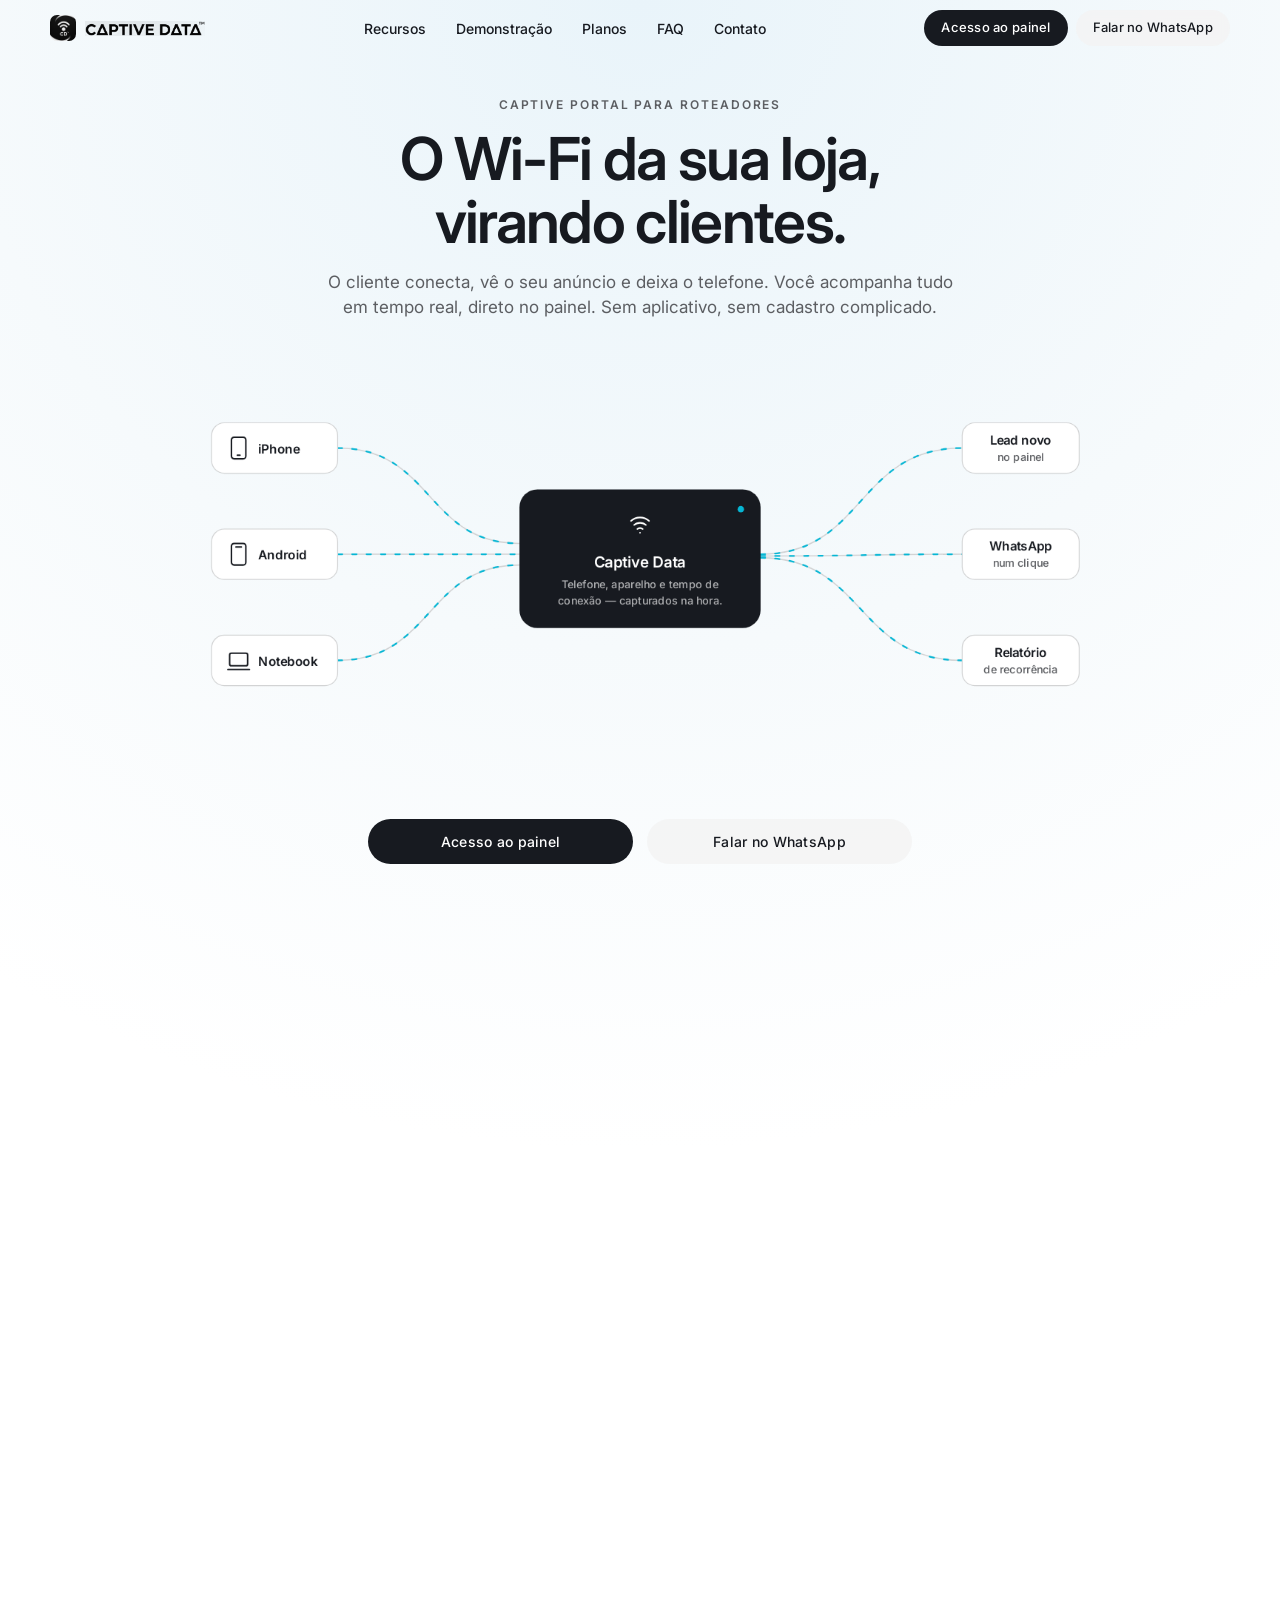
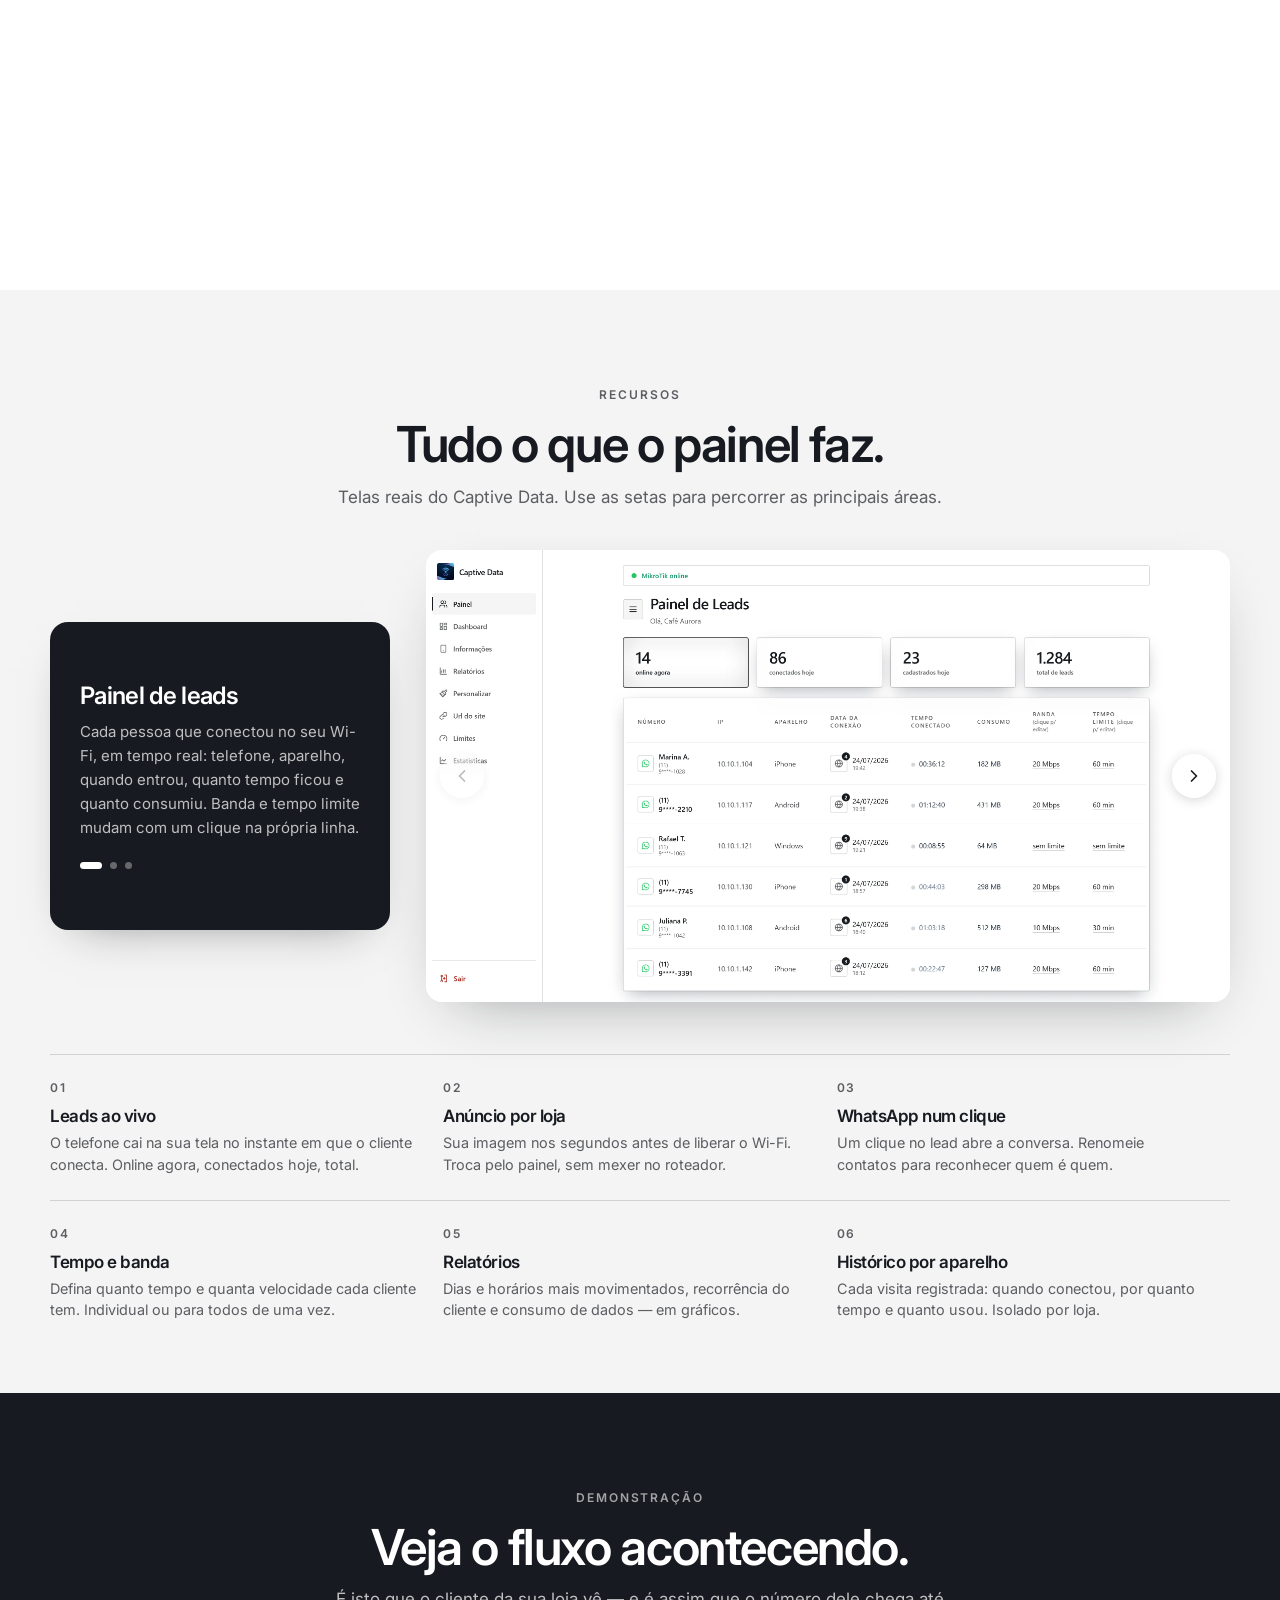
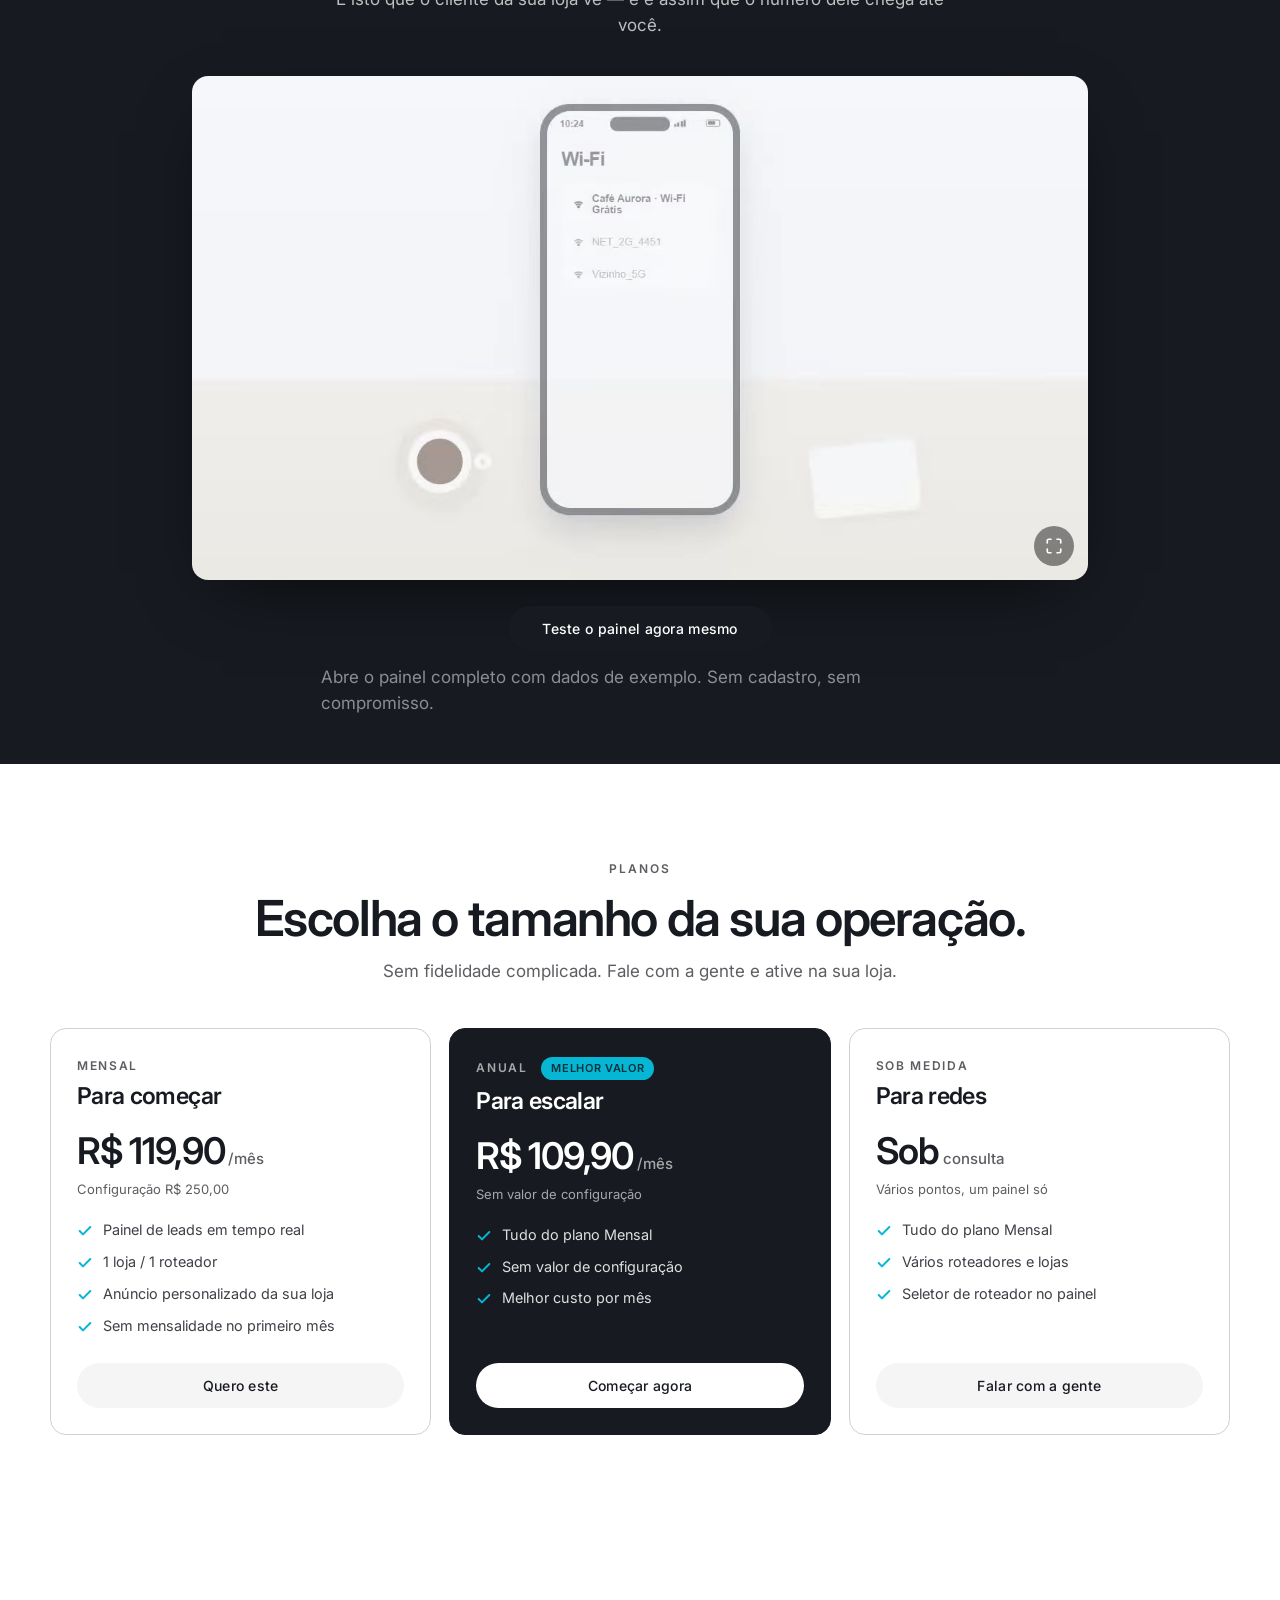
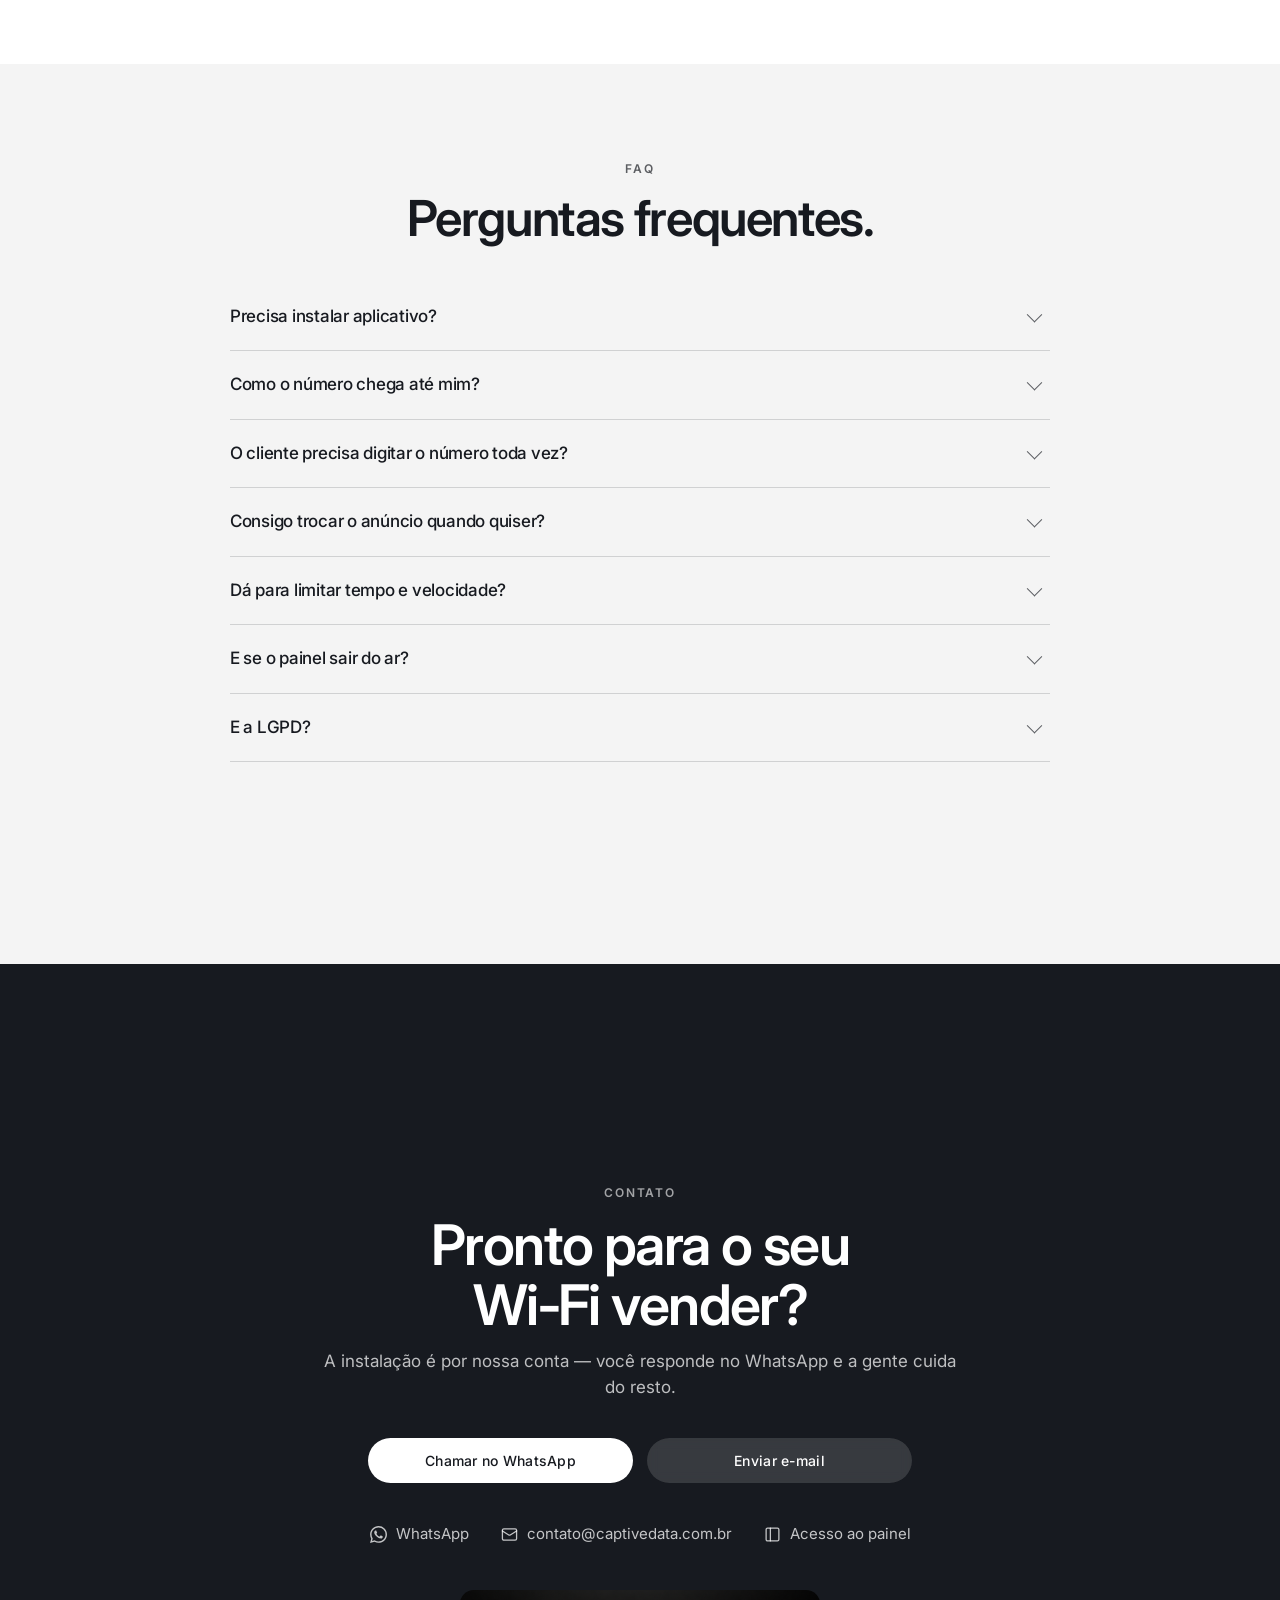
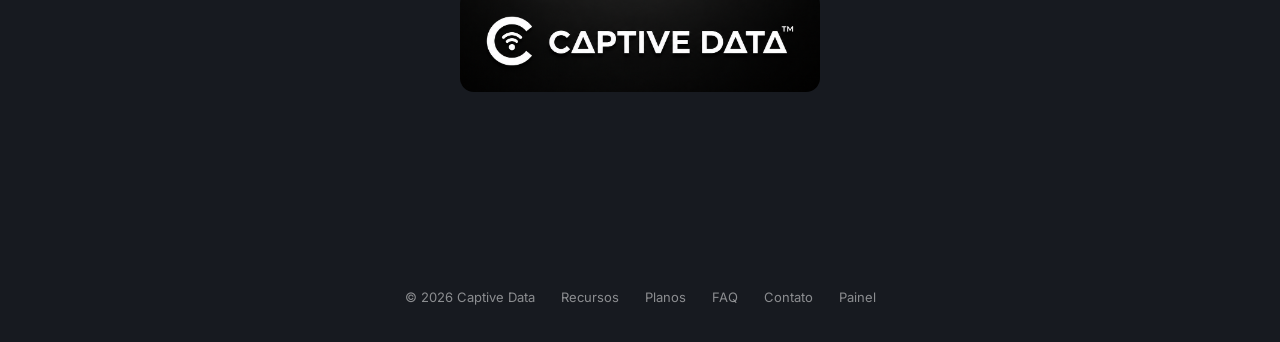
<file: index.html>
<!doctype html>
<html lang="pt-br">
<head>
<meta charset="utf-8">
<meta name="viewport" content="width=device-width, initial-scale=1">
<title>Captive Data — o Wi-Fi da sua loja virando clientes</title>
<meta name="description" content="Captive portal para roteadores: o cliente conecta no Wi-Fi, vê o seu anúncio e deixa o telefone. Você acompanha tudo em tempo real no painel.">
<meta name="theme-color" content="#ffffff">
<link rel="icon" href="assets/logo-icone.png?v=1" type="image/png">
<link rel="apple-touch-icon" sizes="180x180" href="/apple-touch-icon.png">
<link rel="preconnect" href="https://fonts.googleapis.com">
<link rel="preconnect" href="https://fonts.gstatic.com" crossorigin>
<link rel="stylesheet" href="https://fonts.googleapis.com/css2?family=Inter:wght@400;500;600;700&display=swap">
<style>
/* =====================================================================
   Captive Data — landing.
   Linguagem visual referenciada na Tesla: fundo claro, imagem dominante,
   texto curto e centrado, botoes-pilula em par, secoes de tela cheia com
   scroll-snap suave. Tipografia Inter com tracking apertado.
   ===================================================================== */
:root{
  --ink:#171a20;            /* preto Tesla */
  --ink-soft:#3e4147;
  --gray:#5c5e62;
  --line:#d0d1d2;
  --paper:#fff;
  --mist:#f4f4f4;
  --cyan:#06b6d4;           /* acento Captive Data */
  --ease:cubic-bezier(.23,1,.32,1);
  --shell:min(1180px,calc(100% - 48px));
}
*{box-sizing:border-box}
html{-webkit-text-size-adjust:100%;scroll-behavior:smooth}
body{
  margin:0;background:var(--paper);color:var(--ink);
  font-family:Inter,-apple-system,BlinkMacSystemFont,"Segoe UI",Roboto,sans-serif;
  font-size:16px;line-height:1.5;-webkit-font-smoothing:antialiased;
}
img,video{max-width:100%;display:block}
a{color:inherit;text-decoration:none}
h1,h2,h3{margin:0;font-weight:600;letter-spacing:-.028em;line-height:1.06;text-wrap:balance}
p{margin:0}
button{font:inherit}
.wrap{width:var(--shell);margin-inline:auto}
:focus-visible{outline:2px solid var(--cyan);outline-offset:3px;border-radius:4px}

/* ---------- Botoes-pilula ---------- */
.btn{
  display:inline-flex;align-items:center;justify-content:center;gap:8px;
  min-width:min(265px,100%);padding:12px 24px;border-radius:100px;border:0;
  font-size:.875rem;font-weight:500;letter-spacing:.02em;cursor:pointer;
  background:rgba(244,244,244,.86);color:var(--ink);
  -webkit-backdrop-filter:blur(6px);backdrop-filter:blur(6px);
  transition:background .2s var(--ease),transform .18s var(--ease);
}
.btn:hover{background:#e8e8e9}
.btn:active{transform:scale(.985)}
.btn-solid{background:var(--ink);color:#fff}
.btn-solid:hover{background:#2b2f36}
.btn-light{background:#fff;color:var(--ink)}
.btn-light:hover{background:#e8e8e9}
.btn-ghost{background:rgba(255,255,255,.14);color:#fff}
.btn-ghost:hover{background:rgba(255,255,255,.24)}
/* width:100% evita o par colapsar p/ min-content (e empilhar) quando o pai e
   um flex column com align-items:center. */
.btn-row{display:flex;width:100%;gap:14px;flex-wrap:wrap;justify-content:center}
/* Convite para a demonstração, logo abaixo do vídeo. */
.demo-nota{margin-top:12px;font-size:.875rem;opacity:.7}
#demonstracao .btn-row{margin-top:26px}
@media(max-width:600px){.btn-row{flex-direction:column;width:min(320px,100%);margin-inline:auto}}

/* ---------- Nav ---------- */
.nav{
  position:fixed;inset:0 0 auto;z-index:60;height:56px;display:flex;align-items:center;
  transition:background .3s var(--ease),box-shadow .3s var(--ease);
}
.nav.solid{background:rgba(255,255,255,.86);-webkit-backdrop-filter:blur(12px);backdrop-filter:blur(12px);box-shadow:0 1px 0 rgba(0,0,0,.07)}
.nav-in{width:var(--shell);margin-inline:auto;display:flex;align-items:center;gap:12px}
.brand{display:flex;align-items:center;gap:9px;font-weight:600;letter-spacing:-.02em;font-size:1.02rem}
.brand img{width:26px;height:26px;border-radius:7px}
.brand .brand-word{width:auto;height:15px;border-radius:0;display:block}
.nav-links{display:flex;gap:2px;margin-inline:auto}
.nav-links a{padding:7px 14px;border-radius:100px;font-size:.875rem;font-weight:500;transition:background .2s var(--ease)}
.nav-links a:hover{background:rgba(23,26,32,.07)}
.nav-cta{display:flex;gap:8px}
.nav-cta .btn{min-width:auto;padding:8px 17px;font-size:.8125rem}
.burger{display:none;margin-left:auto;padding:8px;border-radius:100px;background:none;border:0;cursor:pointer;color:var(--ink)}
.burger svg{width:22px;height:22px}
@media(max-width:940px){
  .nav-links,.nav-cta{display:none}
  .burger{display:block}
}
/* Menu mobile: folha branca inteira, links grandes */
.sheet{
  position:fixed;inset:0;z-index:70;background:#fff;padding:76px 24px 32px;
  display:flex;flex-direction:column;gap:2px;
  opacity:0;visibility:hidden;transform:translateY(-8px);
  transition:opacity .28s var(--ease),transform .28s var(--ease),visibility .28s;
}
.sheet.open{opacity:1;visibility:visible;transform:none}
.sheet a{padding:15px 12px;border-radius:12px;font-size:1.15rem;font-weight:500;letter-spacing:-.02em}
.sheet a:hover{background:var(--mist)}
.sheet-x{position:absolute;top:14px;right:24px;background:none;border:0;cursor:pointer;padding:8px;color:var(--ink)}
.sheet-x svg{width:24px;height:24px}

/* ---------- Secoes ---------- */
.snap{scroll-snap-type:y proximity}
.sec{
  min-height:100svh;padding:96px 0 48px;scroll-snap-align:start;
  display:flex;flex-direction:column;align-items:center;
}
.sec-dark{background:var(--ink);color:#fff}
.sec-mist{background:var(--mist)}
.sec-head{text-align:center;width:var(--shell);margin-inline:auto}
.eyebrow{
  display:block;font-size:.75rem;font-weight:600;letter-spacing:.16em;
  text-transform:uppercase;color:var(--gray);margin-bottom:14px;
}
.sec-dark .eyebrow{color:rgba(255,255,255,.6)}
.sec h2{font-size:clamp(2rem,4.6vw,3.1rem)}
.sec-sub{margin-top:14px;font-size:1.0625rem;color:var(--gray);max-width:58ch;margin-inline:auto}
.sec-dark .sec-sub{color:rgba(255,255,255,.72)}
.sec-foot{margin-top:auto;padding-top:34px;width:100%}

/* ---------- Reveal ---------- */
.rv{opacity:0;transform:translateY(22px);transition:opacity .7s var(--ease),transform .7s var(--ease)}
.rv.in{opacity:1;transform:none}
.rv-2{transition-delay:.08s}.rv-3{transition-delay:.16s}.rv-4{transition-delay:.24s}

/* =====================================================================
   TOPO
   ===================================================================== */
.hero{
  min-height:100svh;padding:96px 0 36px;scroll-snap-align:start;
  display:flex;flex-direction:column;align-items:center;text-align:center;
  background:radial-gradient(122% 78% at 50% 0%,#e9f4fa 0%,#f6fafc 44%,#fff 78%);
}
.hero h1{font-size:clamp(2.2rem,5.4vw,3.7rem);max-width:15ch;margin-inline:auto}
.hero .sec-sub{margin-top:16px}
/* Telas baixas (notebook 13"): encolhe titulo e diagrama p/ o par de botoes
   continuar visivel sem rolar. */
@media(max-height:780px){
  .hero{padding-top:88px}
  .hero h1{font-size:clamp(1.9rem,4.4vw,2.7rem)}
  .hero .sec-sub{font-size:.95rem}
  .flow svg{max-height:27svh}
}

/* --- Pin do topo com scrub de rolagem (SO desktop) ---
   O JS liga html.can-pin quando (>=941px e sem prefers-reduced-motion).
   O topo vira um trilho de 210vh; o conteudo (.hero-pin) fica grudado
   (sticky) na tela enquanto o scroll "esfrega" a transicao: o texto
   dissolve, o diagrama cresce ate preencher e os botoes sobem junto.
   Como o progresso vem da posicao do scroll, subir a pagina reverte
   tudo sozinho. No celular .hero-pin e um wrapper neutro. */
.hero-pin{
  display:flex;flex-direction:column;align-items:center;text-align:center;
  flex:1;width:100%;min-height:0;
}
@media(min-width:941px){
  html.can-pin .hero{height:210vh;min-height:0;padding:0;display:block;scroll-snap-align:none}
  html.can-pin .hero-pin{position:sticky;top:0;height:100svh;padding:96px 0 36px;overflow:hidden}
  /* O JS alarga o svg alem do .flow (max-width:1000px): centraliza o excesso
     p/ os dois lados e impede o flex de ENCOLHER a caixa de volta (o svg e
     item flex do .flow; sem flex:none o shrink anula a largura inline). */
  html.can-pin .flow{justify-content:center}
  html.can-pin .flow svg{flex:none}
  html.can-pin .hero-head,
  html.can-pin .flow svg,
  html.can-pin .sec-foot{will-change:transform,opacity}
}

/* --- Diagrama do fluxo: aparelhos -> Captive Data -> o que voce recebe --- */
.flow{width:var(--shell);max-width:1000px;margin:20px auto 0;flex:1;display:flex;align-items:center;min-height:0}
.flow svg{width:100%;height:auto;max-height:40svh}
.fl-node{fill:#fff;stroke:var(--line);stroke-width:1}
.fl-hub{fill:var(--ink)}
.fl-ic{fill:none;stroke:var(--ink);stroke-width:1.7;stroke-linecap:round;stroke-linejoin:round}
.fl-ic-w{stroke:#fff}
.fl-t{font:600 14px Inter,sans-serif;fill:var(--ink);letter-spacing:-.01em}
.fl-s{font:500 12px Inter,sans-serif;fill:var(--gray)}
.fl-t-w{fill:#fff}
.fl-s-w{font:500 12px Inter,sans-serif;fill:rgba(255,255,255,.66)}
.fl-wire{fill:none;stroke:var(--line);stroke-width:1.3}
.fl-dash{
  fill:none;stroke:var(--cyan);stroke-width:1.9;stroke-linecap:round;
  stroke-dasharray:5 11;animation:fl-flow 2.4s linear infinite;
}
@keyframes fl-flow{to{stroke-dashoffset:-32}}
.fl-pulse{fill:var(--cyan);animation:fl-pulse 2.4s ease-in-out infinite}
@keyframes fl-pulse{0%,100%{opacity:.3}50%{opacity:1}}

/* =====================================================================
   RECURSOS — galeria de telas reais + lista
   ===================================================================== */
/* Galeria em DUAS COLUNAS: texto a ESQUERDA (fixo), print grande a direita.
   Ficando lado a lado, a altura do texto nao soma na do bloco — a imagem
   mantem o tamanho cheio e o texto fica sempre visivel junto dela. */
.gal{
  width:var(--shell);margin:40px auto 0;
  display:grid;grid-template-columns:minmax(250px,340px) minmax(0,1fr);
  gap:36px;align-items:center;
}
.gal-view{grid-column:2;grid-row:1}
/* Cartao preto so em volta do texto. Como o .gal usa align-items:center, a
   altura do cartao e a do proprio conteudo — nao vira faixa de ponta a ponta. */
.gal-side{
  grid-column:1;grid-row:1;text-align:left;align-self:center;
  background:var(--ink);color:#fff;border-radius:18px;padding:32px 30px;
  box-shadow:0 18px 46px -28px rgba(23,26,32,.55);
}
/* Altura fixa nas duas colunas: sem isso o cartao encolhe/cresce a cada troca
   (os textos tem tamanhos diferentes) e fica pulando. */
@media(min-width:901px){
  .gal-side{min-height:308px;display:flex;flex-direction:column;justify-content:center}
}
/* Monitor grande: a galeria passa da --shell p/ o print aproveitar a tela. */
@media(min-width:1500px) and (min-height:900px){
  .gal{width:min(calc(100% - 80px),1520px)}
}
/* Tela baixa: aperta so o respiro do cabecalho — o print segue no tamanho cheio. */
@media(max-height:780px) and (min-width:901px){
  #recursos{padding-top:80px;padding-bottom:32px}
  #recursos .sec-sub{margin-top:10px;font-size:.95rem}
  .gal{margin-top:28px}
}
/* Empilhado quando nao ha largura p/ duas colunas. */
@media(max-width:900px){
  .gal{grid-template-columns:1fr;gap:22px}
  .gal-view,.gal-side{grid-column:1}
  .gal-view{grid-row:1}
  .gal-side{grid-row:2;text-align:center}
}
.gal-view{position:relative;overflow:hidden;border-radius:16px;background:var(--mist);box-shadow:0 22px 60px -30px rgba(23,26,32,.45)}
.gal-track{display:flex;transition:transform .62s var(--ease)}
.gal-item{min-width:100%}
/* Os 3 prints sao capturados no mesmo 16:9, entao ocupam a largura toda sem
   tarja e sem corte. */
.gal-item img{width:100%;height:auto;aspect-ratio:16/9}
.gal-arrow{
  position:absolute;top:50%;translate:0 -50%;z-index:2;
  width:44px;height:44px;border-radius:100px;border:0;cursor:pointer;
  display:grid;place-items:center;color:var(--ink);
  background:rgba(255,255,255,.9);-webkit-backdrop-filter:blur(8px);backdrop-filter:blur(8px);
  box-shadow:0 2px 12px rgba(23,26,32,.18);
  transition:background .2s var(--ease),transform .18s var(--ease),opacity .2s var(--ease);
}
.gal-arrow:hover{background:#fff;transform:scale(1.07)}
.gal-arrow:active{transform:scale(.94)}
.gal-arrow[disabled]{opacity:.3;cursor:default;transform:none}
.gal-arrow svg{width:20px;height:20px}
.gal-prev{left:14px}.gal-next{right:14px}
.gal-cap h3{font-size:1.5rem;margin-bottom:12px}
.gal-cap p{color:rgba(255,255,255,.72);font-size:.9375rem;line-height:1.6}
/* O texto entra deslizando da esquerda, que e o lado onde ele fica. */
.gal-cap .swap{animation:cap-in .5s var(--ease) both}
@keyframes cap-in{from{opacity:0;transform:translateX(-18px)}to{opacity:1;transform:none}}
.gal-dots{display:flex;gap:8px;justify-content:flex-start;margin-top:22px}
@media(max-width:900px){.gal-dots{justify-content:center;margin-top:16px}
  .gal-cap h3{font-size:1.3rem}
  .gal-cap p{max-width:62ch;margin-inline:auto}}
.gal-dot{
  width:7px;height:7px;padding:0;border:0;border-radius:100px;cursor:pointer;
  background:rgba(255,255,255,.34);transition:background .25s var(--ease),width .25s var(--ease);
}
.gal-dot.on{background:#fff;width:22px}
@media(max-width:600px){.gal-arrow{width:38px;height:38px}.gal-prev{left:8px}.gal-next{right:8px}}

.feats{width:var(--shell);margin:52px auto 0;display:grid;grid-template-columns:repeat(3,1fr)}
.feat{padding:24px 26px 24px 0;border-top:1px solid var(--line)}
.feat h3{font-size:1.0625rem;margin-bottom:7px}
.feat p{font-size:.9rem;color:var(--gray)}
.feat-n{font-size:.75rem;font-weight:600;letter-spacing:.14em;color:var(--gray);margin-bottom:10px}
@media(max-width:880px){.feats{grid-template-columns:repeat(2,1fr)}}
@media(max-width:560px){.feats{grid-template-columns:1fr}.feat{padding-right:0}}

/* =====================================================================
   DEMONSTRACAO
   ===================================================================== */
/* Encolhe p/ caber junto do titulo numa tela so (o video e 16:9 e a --shell
   cheia estouraria a altura). */
.demo{
  max-width:var(--shell);margin:38px auto 0;border-radius:16px;overflow:hidden;
  background:#000;position:relative;box-shadow:0 24px 70px -30px rgba(0,0,0,.8);
}
.demo video{width:auto;max-width:100%;max-height:56svh;height:auto}
.demo-fs{
  position:absolute;right:14px;bottom:14px;width:40px;height:40px;border-radius:100px;
  border:0;cursor:pointer;display:grid;place-items:center;color:#fff;
  background:rgba(0,0,0,.45);-webkit-backdrop-filter:blur(8px);backdrop-filter:blur(8px);
  transition:background .2s var(--ease),transform .18s var(--ease);
}
.demo-fs:hover{background:rgba(0,0,0,.68)}
.demo-fs:active{transform:scale(.93)}
.demo-fs svg{width:18px;height:18px}

/* =====================================================================
   PLANOS
   ===================================================================== */
.plans{width:var(--shell);margin:44px auto 0;display:grid;gap:18px;grid-template-columns:repeat(3,1fr)}
.plan{
  background:#fff;border:1px solid var(--line);border-radius:16px;padding:28px 26px 26px;
  display:flex;flex-direction:column;
  transition:transform .3s var(--ease),box-shadow .3s var(--ease);
}
.plan:hover{transform:translateY(-4px);box-shadow:0 18px 44px -26px rgba(23,26,32,.42)}
.plan-top{font-size:.75rem;font-weight:600;letter-spacing:.14em;text-transform:uppercase;color:var(--gray)}
.plan h3{font-size:1.45rem;margin:9px 0 0}
.price{font-size:2.3rem;font-weight:600;letter-spacing:-.035em;margin:14px 0 2px}
.price small{font-size:.9375rem;font-weight:500;color:var(--gray);letter-spacing:0}
.plan-note{font-size:.8125rem;color:var(--gray);min-height:20px}
.plan ul{list-style:none;margin:20px 0 26px;padding:0;display:grid;gap:11px}
.plan li{display:flex;gap:10px;font-size:.9rem;color:var(--ink-soft);line-height:1.45}
.plan li svg{width:16px;height:16px;flex:none;margin-top:3px;stroke:var(--cyan);stroke-width:3;fill:none;stroke-linecap:round;stroke-linejoin:round}
.plan .btn{margin-top:auto;width:100%;min-width:auto}
.plan-hi{background:var(--ink);border-color:var(--ink);color:#fff}
.plan-hi .plan-top,.plan-hi .plan-note,.plan-hi .price small{color:rgba(255,255,255,.62)}
.plan-hi li{color:rgba(255,255,255,.86)}
.plan-tag{
  display:inline-block;margin-left:9px;padding:3px 10px;border-radius:100px;vertical-align:middle;
  background:var(--cyan);color:#04333c;font-size:.6875rem;font-weight:600;letter-spacing:.06em;text-transform:uppercase;
}
@media(max-width:880px){.plans{grid-template-columns:1fr;max-width:460px}}

/* =====================================================================
   FAQ
   ===================================================================== */
.faq{width:min(820px,calc(100% - 48px));margin:38px auto 0}
.faq details{border-bottom:1px solid var(--line)}
.faq summary{
  list-style:none;cursor:pointer;padding:21px 42px 21px 0;position:relative;
  font-size:1.0625rem;font-weight:500;letter-spacing:-.015em;
}
.faq summary::-webkit-details-marker{display:none}
.faq summary::after{
  content:"";position:absolute;right:10px;top:50%;width:10px;height:10px;
  border-right:1.8px solid var(--gray);border-bottom:1.8px solid var(--gray);
  translate:0 -70%;rotate:45deg;transition:rotate .3s var(--ease),border-color .2s var(--ease);
}
.faq details[open] summary::after{rotate:225deg;translate:0 -20%;border-color:var(--ink)}
.faq .a{padding:0 42px 22px 0;color:var(--gray);font-size:.9375rem;max-width:72ch}
.faq details[open] .a{animation:faq-in .34s var(--ease) both}
@keyframes faq-in{from{opacity:0;transform:translateY(-5px)}to{opacity:1;transform:none}}

/* =====================================================================
   CONTATO + rodape
   ===================================================================== */
.contato{justify-content:center;text-align:center}
.contato h2{font-size:clamp(2.1rem,5.4vw,3.5rem);max-width:15ch;margin-inline:auto}
.contato-banner{display:block;width:min(360px,72%);height:auto;margin:44px auto 0;border-radius:14px}
.ways{display:flex;gap:32px;flex-wrap:wrap;justify-content:center;margin-top:40px;font-size:.9375rem}
.ways a{display:flex;align-items:center;gap:9px;color:rgba(255,255,255,.75);transition:color .2s var(--ease)}
.ways a:hover{color:#fff}
.ways svg{width:17px;height:17px;flex:none}
footer{background:var(--ink);color:rgba(255,255,255,.5);padding:24px 0 34px;font-size:.8125rem}
.foot-in{display:flex;flex-wrap:wrap;gap:12px 26px;align-items:center;justify-content:center}
.foot-in a{transition:color .2s var(--ease)}
.foot-in a:hover{color:#fff}

@media(prefers-reduced-motion:reduce){
  html{scroll-behavior:auto}
  *,*::before,*::after{animation-duration:.01ms!important;animation-iteration-count:1!important;transition-duration:.01ms!important}
  .rv{opacity:1;transform:none}
  .snap{scroll-snap-type:none}
  .fl-dash{animation:none;stroke-dasharray:none;opacity:.7}
}
</style>
</head>
<body class="snap">

<!-- ===================== NAV ===================== -->
<nav class="nav" id="nav">
  <div class="nav-in">
    <a href="#topo" class="brand" aria-label="Captive Data"><img src="assets/logo-icone.png?v=1" alt=""><img class="brand-word" src="assets/wordmark.png?v=1" alt="Captive Data"></a>
    <div class="nav-links">
      <a href="#recursos">Recursos</a>
      <a href="#demonstracao">Demonstração</a>
      <a href="#planos">Planos</a>
      <a href="#faq">FAQ</a>
      <a href="#contato">Contato</a>
    </div>
    <div class="nav-cta">
      <a href="/painel" class="btn btn-solid">Acesso ao painel</a>
      <!-- WHATSAPP: trocar "55" pelo numero completo, ex.: 5511987654321 -->
      <a href="https://wa.me/5548988290878" target="_blank" rel="noopener" class="btn">Falar no WhatsApp</a>
    </div>
    <button class="burger" id="burger" aria-label="Abrir menu" aria-expanded="false">
      <svg viewBox="0 0 24 24" fill="none" stroke="currentColor" stroke-width="1.8" stroke-linecap="round"><line x1="3" x2="21" y1="8" y2="8"/><line x1="3" x2="21" y1="16" y2="16"/></svg>
    </button>
  </div>
</nav>

<div class="sheet" id="sheet">
  <button class="sheet-x" id="sheetX" aria-label="Fechar menu">
    <svg viewBox="0 0 24 24" fill="none" stroke="currentColor" stroke-width="1.8" stroke-linecap="round"><line x1="6" x2="18" y1="6" y2="18"/><line x1="6" x2="18" y1="18" y2="6"/></svg>
  </button>
  <a href="#recursos">Recursos</a>
  <a href="#demonstracao">Demonstração</a>
  <a href="#planos">Planos</a>
  <a href="#faq">FAQ</a>
  <a href="#contato">Contato</a>
  <a href="/painel">Acesso ao painel</a>
  <a href="https://wa.me/5548988290878" target="_blank" rel="noopener">Falar no WhatsApp</a>
</div>

<!-- ===================== TOPO ===================== -->
<header id="topo" class="hero">
  <div class="hero-pin">
  <div class="hero-head">
    <span class="eyebrow rv">Captive portal para roteadores</span>
    <h1 class="rv rv-2">O Wi-Fi da sua loja,<br>virando clientes.</h1>
    <p class="sec-sub rv rv-3">O cliente conecta, vê o seu anúncio e deixa o telefone. Você acompanha tudo em tempo real, direto no painel. Sem aplicativo, sem cadastro complicado.</p>
  </div>

  <div class="flow rv rv-3" aria-hidden="true">
    <svg viewBox="0 0 1000 400" role="img">
      <!-- fios de base + fluxo animado por cima -->
      <g class="fl-wire">
        <path d="M164 72 C270 72 262 178 366 178"/>
        <path d="M164 190 C270 190 270 190 366 190"/>
        <path d="M164 308 C270 308 262 202 366 202"/>
        <path d="M634 190 C750 190 740 72 858 72"/>
        <path d="M634 192 C750 192 750 190 858 190"/>
        <path d="M634 194 C750 194 740 308 858 308"/>
      </g>
      <g class="fl-dash">
        <path d="M164 72 C270 72 262 178 366 178"/>
        <path d="M164 190 C270 190 270 190 366 190" style="animation-delay:-.8s"/>
        <path d="M164 308 C270 308 262 202 366 202" style="animation-delay:-1.6s"/>
        <path d="M634 190 C750 190 740 72 858 72" style="animation-delay:-.4s"/>
        <path d="M634 192 C750 192 750 190 858 190" style="animation-delay:-1.2s"/>
        <path d="M634 194 C750 194 740 308 858 308" style="animation-delay:-2s"/>
      </g>

      <!-- ESQUERDA: aparelhos que conectam -->
      <g>
        <rect class="fl-node" x="24" y="44" width="140" height="56" rx="14"/>
        <g class="fl-ic" transform="translate(46,60)"><rect x="0" y="0" width="16" height="24" rx="3"/><path d="M6.5 20h3"/></g>
        <text class="fl-t" x="76" y="78">iPhone</text>

        <rect class="fl-node" x="24" y="162" width="140" height="56" rx="14"/>
        <g class="fl-ic" transform="translate(46,178)"><rect x="0" y="0" width="16" height="24" rx="3"/><path d="M5 4h6"/></g>
        <text class="fl-t" x="76" y="196">Android</text>

        <rect class="fl-node" x="24" y="280" width="140" height="56" rx="14"/>
        <g class="fl-ic" transform="translate(44,300)"><rect x="0" y="0" width="20" height="14" rx="2"/><path d="M-2 18h24"/></g>
        <text class="fl-t" x="76" y="314">Notebook</text>
      </g>

      <!-- CENTRO: o produto -->
      <g>
        <rect class="fl-hub" x="366" y="118" width="268" height="154" rx="20"/>
        <g class="fl-ic fl-ic-w" transform="translate(489,146)">
          <path d="M1 7a15 15 0 0 1 20 0"/><path d="M4.5 11.5a10 10 0 0 1 13 0"/><path d="M8 16a5 5 0 0 1 6 0"/><path d="M11 20.2h.01"/>
        </g>
        <text class="fl-t fl-t-w" x="500" y="205" text-anchor="middle" style="font-size:17px">Captive Data</text>
        <text class="fl-s-w" x="500" y="228" text-anchor="middle">Telefone, aparelho e tempo de</text>
        <text class="fl-s-w" x="500" y="246" text-anchor="middle">conexão — capturados na hora.</text>
        <circle class="fl-pulse" cx="612" cy="140" r="3.6"/>
      </g>

      <!-- DIREITA: o que chega ate voce -->
      <g>
        <rect class="fl-node" x="858" y="44" width="130" height="56" rx="14"/>
        <text class="fl-t" x="923" y="68" text-anchor="middle">Lead novo</text>
        <text class="fl-s" x="923" y="86" text-anchor="middle">no painel</text>

        <rect class="fl-node" x="858" y="162" width="130" height="56" rx="14"/>
        <text class="fl-t" x="923" y="186" text-anchor="middle">WhatsApp</text>
        <text class="fl-s" x="923" y="204" text-anchor="middle">num clique</text>

        <rect class="fl-node" x="858" y="280" width="130" height="56" rx="14"/>
        <text class="fl-t" x="923" y="304" text-anchor="middle">Relatório</text>
        <text class="fl-s" x="923" y="322" text-anchor="middle">de recorrência</text>
      </g>
    </svg>
  </div>

  <div class="sec-foot">
    <div class="btn-row rv rv-4">
      <a href="/painel" class="btn btn-solid">Acesso ao painel</a>
      <a href="https://wa.me/5548988290878" target="_blank" rel="noopener" class="btn">Falar no WhatsApp</a>
    </div>
  </div>
  </div><!-- /.hero-pin -->
</header>

<!-- ===================== RECURSOS ===================== -->
<section id="recursos" class="sec sec-mist">
  <div class="sec-head rv">
    <span class="eyebrow">Recursos</span>
    <h2>Tudo o que o painel faz.</h2>
    <p class="sec-sub">Telas reais do Captive Data. Use as setas para percorrer as principais áreas.</p>
  </div>

  <div class="gal rv rv-2" id="gal">
    <div class="gal-view">
      <div class="gal-track" id="galTrack">
        <div class="gal-item"><img src="assets/shot-painel.webp?v=3" alt="Painel de leads do Captive Data" width="3200" height="1800" decoding="async"></div>
        <div class="gal-item"><img src="assets/shot-dashboard.webp?v=3" alt="Dashboard de recorrência" width="3200" height="1800" loading="lazy" decoding="async"></div>
        <div class="gal-item"><img src="assets/shot-anuncio.webp?v=3" alt="Personalização do anúncio, logo e cores" width="3200" height="1800" loading="lazy" decoding="async"></div>
      </div>
      <button class="gal-arrow gal-prev" id="galPrev" aria-label="Imagem anterior">
        <svg viewBox="0 0 24 24" fill="none" stroke="currentColor" stroke-width="2" stroke-linecap="round" stroke-linejoin="round"><path d="m15 18-6-6 6-6"/></svg>
      </button>
      <button class="gal-arrow gal-next" id="galNext" aria-label="Próxima imagem">
        <svg viewBox="0 0 24 24" fill="none" stroke="currentColor" stroke-width="2" stroke-linecap="round" stroke-linejoin="round"><path d="m9 18 6-6-6-6"/></svg>
      </button>
    </div>
    <div class="gal-side">
      <div class="gal-cap" id="galCap" aria-live="polite"></div>
      <div class="gal-dots" id="galDots"></div>
    </div>
  </div>

  <div class="feats">
    <div class="feat rv"><div class="feat-n">01</div><h3>Leads ao vivo</h3><p>O telefone cai na sua tela no instante em que o cliente conecta. Online agora, conectados hoje, total.</p></div>
    <div class="feat rv rv-2"><div class="feat-n">02</div><h3>Anúncio por loja</h3><p>Sua imagem nos segundos antes de liberar o Wi-Fi. Troca pelo painel, sem mexer no roteador.</p></div>
    <div class="feat rv rv-3"><div class="feat-n">03</div><h3>WhatsApp num clique</h3><p>Um clique no lead abre a conversa. Renomeie contatos para reconhecer quem é quem.</p></div>
    <div class="feat rv"><div class="feat-n">04</div><h3>Tempo e banda</h3><p>Defina quanto tempo e quanta velocidade cada cliente tem. Individual ou para todos de uma vez.</p></div>
    <div class="feat rv rv-2"><div class="feat-n">05</div><h3>Relatórios</h3><p>Dias e horários mais movimentados, recorrência do cliente e consumo de dados — em gráficos.</p></div>
    <div class="feat rv rv-3"><div class="feat-n">06</div><h3>Histórico por aparelho</h3><p>Cada visita registrada: quando conectou, por quanto tempo e quanto usou. Isolado por loja.</p></div>
  </div>
</section>

<!-- ===================== DEMONSTRAÇÃO ===================== -->
<section id="demonstracao" class="sec sec-dark">
  <div class="sec-head rv">
    <span class="eyebrow">Demonstração</span>
    <h2>Veja o fluxo acontecendo.</h2>
    <p class="sec-sub">É isto que o cliente da sua loja vê — e é assim que o número dele chega até você.</p>
  </div>
  <div class="demo rv rv-2">
    <video id="demoVid" src="assets/demo.webm" autoplay loop muted playsinline preload="metadata" aria-label="Demonstração do Captive Data"></video>
    <button type="button" class="demo-fs" id="demoFs" aria-label="Ver em tela cheia">
      <svg viewBox="0 0 24 24" fill="none" stroke="currentColor" stroke-width="2.2" stroke-linecap="round" stroke-linejoin="round"><path d="M8 3H5a2 2 0 0 0-2 2v3"/><path d="M21 8V5a2 2 0 0 0-2-2h-3"/><path d="M3 16v3a2 2 0 0 0 2 2h3"/><path d="M16 21h3a2 2 0 0 0 2-2v-3"/></svg>
    </button>
  </div>
  <div class="btn-row rv rv-3">
    <a href="/demo.php" class="btn btn-solid">Teste o painel agora mesmo</a>
  </div>
  <p class="sec-sub demo-nota">Abre o painel completo com dados de exemplo. Sem cadastro, sem compromisso.</p>
</section>

<!-- ===================== PLANOS ===================== -->
<section id="planos" class="sec">
  <div class="sec-head rv">
    <span class="eyebrow">Planos</span>
    <h2>Escolha o tamanho da sua operação.</h2>
    <p class="sec-sub">Sem fidelidade complicada. Fale com a gente e ative na sua loja.</p>
  </div>
  <div class="plans">
    <div class="plan rv">
      <div class="plan-top">Mensal</div>
      <h3>Para começar</h3>
      <div class="price">R$ 119,90<small> /mês</small></div>
      <p class="plan-note">Configuração R$ 250,00</p>
      <ul>
        <li><svg viewBox="0 0 24 24"><polyline points="20 6 9 17 4 12"/></svg>Painel de leads em tempo real</li>
        <li><svg viewBox="0 0 24 24"><polyline points="20 6 9 17 4 12"/></svg>1 loja / 1 roteador</li>
        <li><svg viewBox="0 0 24 24"><polyline points="20 6 9 17 4 12"/></svg>Anúncio personalizado da sua loja</li>
        <li><svg viewBox="0 0 24 24"><polyline points="20 6 9 17 4 12"/></svg>Sem mensalidade no primeiro mês</li>
      </ul>
      <a href="#contato" class="btn">Quero este</a>
    </div>

    <div class="plan plan-hi rv rv-2">
      <div class="plan-top">Anual <span class="plan-tag">Melhor valor</span></div>
      <h3>Para escalar</h3>
      <div class="price">R$ 109,90<small> /mês</small></div>
      <p class="plan-note">Sem valor de configuração</p>
      <ul>
        <li><svg viewBox="0 0 24 24"><polyline points="20 6 9 17 4 12"/></svg>Tudo do plano Mensal</li>
        <li><svg viewBox="0 0 24 24"><polyline points="20 6 9 17 4 12"/></svg>Sem valor de configuração</li>
        <li><svg viewBox="0 0 24 24"><polyline points="20 6 9 17 4 12"/></svg>Melhor custo por mês</li>
      </ul>
      <a href="#contato" class="btn btn-light">Começar agora</a>
    </div>

    <div class="plan rv rv-3">
      <div class="plan-top">Sob medida</div>
      <h3>Para redes</h3>
      <div class="price">Sob<small> consulta</small></div>
      <p class="plan-note">Vários pontos, um painel só</p>
      <ul>
        <li><svg viewBox="0 0 24 24"><polyline points="20 6 9 17 4 12"/></svg>Tudo do plano Mensal</li>
        <li><svg viewBox="0 0 24 24"><polyline points="20 6 9 17 4 12"/></svg>Vários roteadores e lojas</li>
        <li><svg viewBox="0 0 24 24"><polyline points="20 6 9 17 4 12"/></svg>Seletor de roteador no painel</li>
      </ul>
      <a href="#contato" class="btn">Falar com a gente</a>
    </div>
  </div>
</section>

<!-- ===================== FAQ ===================== -->
<section id="faq" class="sec sec-mist">
  <div class="sec-head rv">
    <span class="eyebrow">FAQ</span>
    <h2>Perguntas frequentes.</h2>
  </div>
  <div class="faq rv rv-2">
    <details><summary>Precisa instalar aplicativo?</summary><div class="a">Não. O cliente só conecta no Wi-Fi, informa o telefone e pronto. Tudo acontece no navegador, inclusive no iPhone.</div></details>
    <details><summary>Como o número chega até mim?</summary><div class="a">No momento em que o cliente libera o Wi-Fi, o telefone é registrado e aparece no seu painel em tempo real, pronto para o contato no WhatsApp.</div></details>
    <details><summary>O cliente precisa digitar o número toda vez?</summary><div class="a">Não. O aparelho é reconhecido nas próximas visitas e vai direto para o anúncio, sem pedir o número de novo.</div></details>
    <details><summary>Consigo trocar o anúncio quando quiser?</summary><div class="a">Sim. Você troca a imagem do anúncio pelo próprio painel, sem mexer no roteador — vale para as próximas conexões. A logo e as cores da tela de login também são configuráveis.</div></details>
    <details><summary>Dá para limitar tempo e velocidade?</summary><div class="a">Sim. Você define um limite padrão para a loja e pode ajustar cliente por cliente direto na tabela de leads.</div></details>
    <details><summary>E se o painel sair do ar?</summary><div class="a">O Wi-Fi da sua loja continua funcionando normalmente. O captive portal do roteador não depende do painel para liberar o acesso — os dados voltam a sincronizar quando a conexão retorna.</div></details>
    <details><summary>E a LGPD?</summary><div class="a">O cliente vê os termos e a política de privacidade e consente antes de liberar o Wi-Fi. Os dados ficam isolados por loja e têm prazo de retenção definido.</div></details>
  </div>
</section>

<!-- ===================== CONTATO ===================== -->
<section id="contato" class="sec sec-dark contato">
  <div class="sec-head rv">
    <span class="eyebrow">Contato</span>
    <h2>Pronto para o seu Wi&#8209;Fi vender?</h2>
    <p class="sec-sub">A instalação é por nossa conta — você responde no WhatsApp e a gente cuida do resto.</p>
  </div>
  <div class="btn-row rv rv-2" style="margin-top:38px">
    <a href="https://wa.me/5548988290878" target="_blank" rel="noopener" class="btn btn-light">Chamar no WhatsApp</a>
    <a href="mailto:contato@captivedata.com.br" class="btn btn-ghost">Enviar e-mail</a>
  </div>
  <div class="ways rv rv-3">
    <a href="https://wa.me/5548988290878" target="_blank" rel="noopener">
      <svg viewBox="0 0 24 24" fill="currentColor"><path d="M17.47 14.38c-.3-.15-1.76-.87-2.03-.97-.27-.1-.47-.15-.67.15-.2.3-.77.96-.94 1.16-.17.2-.35.22-.64.07-.3-.15-1.26-.46-2.4-1.48-.88-.79-1.48-1.76-1.65-2.06-.17-.3-.02-.46.13-.6.13-.14.3-.35.44-.52.15-.17.2-.3.3-.5.1-.2.05-.37-.02-.52-.08-.15-.67-1.61-.92-2.21-.24-.58-.49-.5-.67-.51h-.57c-.2 0-.52.08-.8.37-.27.3-1.04 1.02-1.04 2.48s1.07 2.88 1.22 3.07c.15.2 2.1 3.2 5.08 4.49.7.3 1.26.49 1.7.63.71.22 1.36.19 1.87.12.57-.09 1.76-.72 2-1.41.25-.7.25-1.29.17-1.41-.07-.12-.27-.2-.57-.35M12.05 21.8h-.01a9.9 9.9 0 0 1-5.03-1.38l-.36-.21-3.74.98 1-3.65-.24-.37a9.86 9.86 0 0 1-1.51-5.26c0-5.45 4.44-9.88 9.9-9.88 2.64 0 5.12 1.03 6.99 2.9a9.82 9.82 0 0 1 2.89 6.99c0 5.45-4.44 9.88-9.88 9.88m8.41-18.3A11.82 11.82 0 0 0 12.05 0C5.5 0 .16 5.33.16 11.89c0 2.1.55 4.14 1.59 5.95L.06 24l6.3-1.65a11.88 11.88 0 0 0 5.69 1.45h.01c6.55 0 11.89-5.34 11.89-11.9 0-3.17-1.24-6.16-3.48-8.4"/></svg>
      WhatsApp
    </a>
    <a href="mailto:contato@captivedata.com.br">
      <svg viewBox="0 0 24 24" fill="none" stroke="currentColor" stroke-width="1.8" stroke-linecap="round" stroke-linejoin="round"><rect width="20" height="16" x="2" y="4" rx="2"/><path d="m22 7-8.97 5.7a1.94 1.94 0 0 1-2.06 0L2 7"/></svg>
      contato@captivedata.com.br
    </a>
    <a href="/painel">
      <svg viewBox="0 0 24 24" fill="none" stroke="currentColor" stroke-width="1.8" stroke-linecap="round" stroke-linejoin="round"><rect width="18" height="18" x="3" y="3" rx="2"/><path d="M9 3v18"/></svg>
      Acesso ao painel
    </a>
  </div>
  <img class="contato-banner rv rv-3" src="assets/banner-compacto.png?v=1" alt="Captive Data" width="1200" height="343">
</section>

<footer>
  <div class="wrap foot-in">
    <span>© 2026 Captive Data</span>
    <a href="#recursos">Recursos</a>
    <a href="#planos">Planos</a>
    <a href="#faq">FAQ</a>
    <a href="#contato">Contato</a>
    <a href="/painel">Painel</a>
  </div>
</footer>

<script>
(function () {
  'use strict';

  /* ---------- Nav ganha fundo solido depois do topo ---------- */
  var nav = document.getElementById('nav');
  function onScroll() { nav.classList.toggle('solid', window.scrollY > 24); }
  onScroll();
  addEventListener('scroll', onScroll, { passive: true });

  /* ---------- Menu mobile ---------- */
  var sheet = document.getElementById('sheet'), burger = document.getElementById('burger');
  function setSheet(open) {
    sheet.classList.toggle('open', open);
    burger.setAttribute('aria-expanded', open ? 'true' : 'false');
    document.body.style.overflow = open ? 'hidden' : '';
  }
  burger.addEventListener('click', function () { setSheet(!sheet.classList.contains('open')); });
  document.getElementById('sheetX').addEventListener('click', function () { setSheet(false); });
  sheet.addEventListener('click', function (e) { if (e.target.tagName === 'A') setSheet(false); });
  addEventListener('keydown', function (e) { if (e.key === 'Escape') setSheet(false); });

  /* ---------- Reveal ---------- */
  // O topo entra sozinho no load (esta acima da dobra; nao deve esperar scroll).
  requestAnimationFrame(function () {
    Array.prototype.forEach.call(document.querySelectorAll('#topo .rv'), function (el) { el.classList.add('in'); });
  });
  var alvos = document.querySelectorAll('.rv:not(.in)');
  if (!('IntersectionObserver' in window)) {
    Array.prototype.forEach.call(alvos, function (el) { el.classList.add('in'); });
  } else {
    var io = new IntersectionObserver(function (ents) {
      ents.forEach(function (en) {
        if (en.isIntersecting) { en.target.classList.add('in'); io.unobserve(en.target); }
      });
    }, { threshold: .12, rootMargin: '0px 0px -8% 0px' });
    Array.prototype.forEach.call(alvos, function (el) {
      if (!el.closest('#topo')) io.observe(el);
    });
  }

  /* ---------- Galeria das telas do painel ---------- */
  var LEGENDAS = [
    ['Painel de leads',
     'Cada pessoa que conectou no seu Wi-Fi, em tempo real: telefone, aparelho, quando entrou, quanto tempo ficou e quanto consumiu. Banda e tempo limite mudam com um clique na própria linha.'],
    ['Dashboard de recorrência',
     'Quem voltou, quem ainda não voltou e quem apareceu pela primeira vez — no mês, na semana e no dia. A comparação com o período anterior mostra se o movimento está subindo ou caindo.'],
    ['Personalização do captive portal',
     'Envie o anúncio que aparece nos 10 segundos antes de liberar o Wi-Fi, troque a logo da tela de login e defina as cores da sua marca. Tudo pelo painel, sem tocar no roteador.']
  ];
  var track = document.getElementById('galTrack'), cap = document.getElementById('galCap'),
      dots  = document.getElementById('galDots'),  prev = document.getElementById('galPrev'),
      next  = document.getElementById('galNext'),  n = LEGENDAS.length, i = 0;

  LEGENDAS.forEach(function (_, k) {
    var b = document.createElement('button');
    b.className = 'gal-dot'; b.type = 'button';
    b.setAttribute('aria-label', 'Ver imagem ' + (k + 1));
    b.addEventListener('click', function () { ir(k); });
    dots.appendChild(b);
  });

  function ir(k) {
    i = Math.max(0, Math.min(n - 1, k));
    track.style.transform = 'translateX(' + (-i * 100) + '%)';
    cap.innerHTML = '<div class="swap"><h3>' + LEGENDAS[i][0] + '</h3><p>' + LEGENDAS[i][1] + '</p></div>';
    Array.prototype.forEach.call(dots.children, function (d, k2) { d.classList.toggle('on', k2 === i); });
    prev.disabled = i === 0; next.disabled = i === n - 1;
  }
  prev.addEventListener('click', function () { ir(i - 1); });
  next.addEventListener('click', function () { ir(i + 1); });

  // Setas do teclado quando a galeria esta na tela.
  addEventListener('keydown', function (e) {
    if (e.key !== 'ArrowLeft' && e.key !== 'ArrowRight') return;
    var r = document.getElementById('gal').getBoundingClientRect();
    if (r.top > innerHeight * .85 || r.bottom < innerHeight * .15) return;
    ir(i + (e.key === 'ArrowRight' ? 1 : -1));
  });

  // Arrastar no celular.
  var x0 = null;
  track.addEventListener('touchstart', function (e) { x0 = e.touches[0].clientX; }, { passive: true });
  track.addEventListener('touchend', function (e) {
    if (x0 === null) return;
    var dx = e.changedTouches[0].clientX - x0;
    if (Math.abs(dx) > 45) ir(i + (dx < 0 ? 1 : -1));
    x0 = null;
  }, { passive: true });

  ir(0);

  /* ---------- Pin do topo com scrub de rolagem (so desktop) ---------- */
  (function () {
    var hero = document.getElementById('topo');
    var pin  = hero && hero.querySelector('.hero-pin');
    var head = hero && hero.querySelector('.hero-head');
    var flow = hero && hero.querySelector('.flow svg');
    var foot = hero && hero.querySelector('.sec-foot');
    if (!hero || !pin || !head || !flow || !foot) return;

    var mqDesk  = matchMedia('(min-width: 941px)');
    var mqCalmo = matchMedia('(prefers-reduced-motion: reduce)');
    var ligado = false, raf = 0, med = null, pAtual = -1;

    function suave(t) { return t * t * (3 - 2 * t); } // smoothstep

    // Mede com os transforms zerados: alvos de escala e de deslocamento.
    function medir() {
      head.style.transform = foot.style.transform = flow.style.transform = '';
      flow.style.width = ''; flow.style.maxHeight = '';
      var vh = innerHeight;
      var pr = pin.getBoundingClientRect();
      var fr = flow.getBoundingClientRect();
      // Tamanho do CONTEUDO desenhado (o viewBox e 2.5:1; com o max-height o
      // svg fica em letterbox e a caixa mente sobre a largura visivel).
      var cw = Math.min(fr.width, fr.height * 2.5);
      var ch = cw / 2.5;
      // Escala p/ preencher a tela sem estourar as bordas. Piso 1 (nunca
      // encolhe) e NAO um piso maior: forcar escala acima do que a largura
      // comporta faria o overflow:hidden do pin cortar o diagrama.
      var esc = Math.min((vh * 0.74) / ch, (innerWidth * 0.95) / cw);
      esc = Math.max(1, Math.min(esc, 2.2));
      // NITIDEZ: o svg e rasterizado no tamanho do layout; escalar a textura
      // p/ cima pixela. Entao o layout ja nasce no tamanho FINAL (conteudo *
      // esc) e o scrub escala de 1/esc ate 1 — em tela cheia a escala e 1 e o
      // traco fica nitido; no comeco e reducao, que nao perde qualidade.
      flow.style.maxHeight = 'none';
      flow.style.width = Math.round(cw * esc) + 'px';
      var fr2 = flow.getBoundingClientRect();
      var br = foot.getBoundingClientRect();
      med = {
        vh: vh,
        esc: esc,
        // No fim do trilho o conjunto fica centrado: diagrama com o centro a
        // 44% da tela e os botoes logo abaixo, a 80%.
        dyFlow: vh * 0.44 - ((fr2.top + fr2.bottom) / 2 - pr.top),
        dyFoot: vh * 0.80 - ((br.top + br.bottom) / 2 - pr.top)
      };
      pAtual = -1;
    }

    function aplicar(p) {
      if (p === pAtual) return;
      pAtual = p;
      // O texto dissolve nos primeiros 45% do trilho, subindo de leve.
      var pt = Math.min(1, p / 0.45);
      head.style.opacity = String(1 - pt);
      head.style.visibility = pt >= 1 ? 'hidden' : '';
      head.style.transform = 'translateY(' + (-36 * pt).toFixed(1) + 'px)';
      // Diagrama cresce e centraliza; botoes acompanham e ganham corpo.
      // O layout ja esta no tamanho final, entao a escala vai de 1/esc a 1.
      var pf = suave(p);
      var s0 = 1 / med.esc;
      flow.style.transform = 'translateY(' + (med.dyFlow * pf).toFixed(1) + 'px) scale(' + (s0 + (1 - s0) * pf).toFixed(4) + ')';
      foot.style.transform = 'translateY(' + (med.dyFoot * pf).toFixed(1) + 'px) scale(' + (1 + 0.12 * pf).toFixed(4) + ')';
    }

    function quadro() {
      raf = 0;
      var trilho = hero.offsetHeight - med.vh;   // altura extra = duracao do pin
      var topo = hero.getBoundingClientRect().top;
      aplicar(trilho > 0 ? Math.min(1, Math.max(0, -topo / trilho)) : 0);
    }
    function aoRolar() { if (ligado && !raf) raf = requestAnimationFrame(quadro); }

    function ligar() {
      if (ligado) return;
      ligado = true;
      document.documentElement.classList.add('can-pin');
      medir(); quadro();
    }
    function desligar() {
      if (!ligado) return;
      ligado = false;
      document.documentElement.classList.remove('can-pin');
      head.style.cssText = foot.style.cssText = flow.style.cssText = '';
      pAtual = -1;
    }
    function decidir() { if (mqDesk.matches && !mqCalmo.matches) ligar(); else desligar(); }

    addEventListener('scroll', aoRolar, { passive: true });
    var tR;
    addEventListener('resize', function () {
      if (!ligado) return;
      clearTimeout(tR);
      tR = setTimeout(function () { medir(); quadro(); }, 120);
    });
    if (mqDesk.addEventListener) {
      mqDesk.addEventListener('change', decidir);
      mqCalmo.addEventListener('change', decidir);
    }
    // Mede depois do load: fontes assentadas mudam a altura do texto.
    if (document.readyState === 'complete') decidir();
    else addEventListener('load', decidir);
  })();

  /* ---------- Video em tela cheia ---------- */
  var vid = document.getElementById('demoVid');
  document.getElementById('demoFs').addEventListener('click', function () {
    if (vid.requestFullscreen) vid.requestFullscreen();
    else if (vid.webkitEnterFullscreen) vid.webkitEnterFullscreen();
  });
})();

/* ---------- ?ref: de qual Wi-Fi veio esta visita ----------
   A assinatura "Wi-Fi por Captive Data" na tela de destino do hotspot (ig.php)
   traz ?ref=<8 primeiros dígitos do hash da loja>. Como todo contato acontece
   pelo WhatsApp, a atribuição vai junto na mensagem — sem cookie, sem analytics,
   sem backend. O hash é o mesmo que nomeia os arquivos em ads/. */
(function () {
  var ref = new URLSearchParams(location.search).get('ref') || '';
  if (!/^[0-9a-f]{4,16}$/.test(ref)) return;
  var msg = encodeURIComponent('Olá! Vim pela tela do Wi-Fi (ref ' + ref + ') e quero saber mais sobre o Captive Data.');
  var links = document.querySelectorAll('a[href^="https://wa.me/"]');
  for (var i = 0; i < links.length; i++) {
    links[i].href = links[i].href.split('?')[0] + '?text=' + msg;
  }
})();
</script>
</body>
</html>
</file>
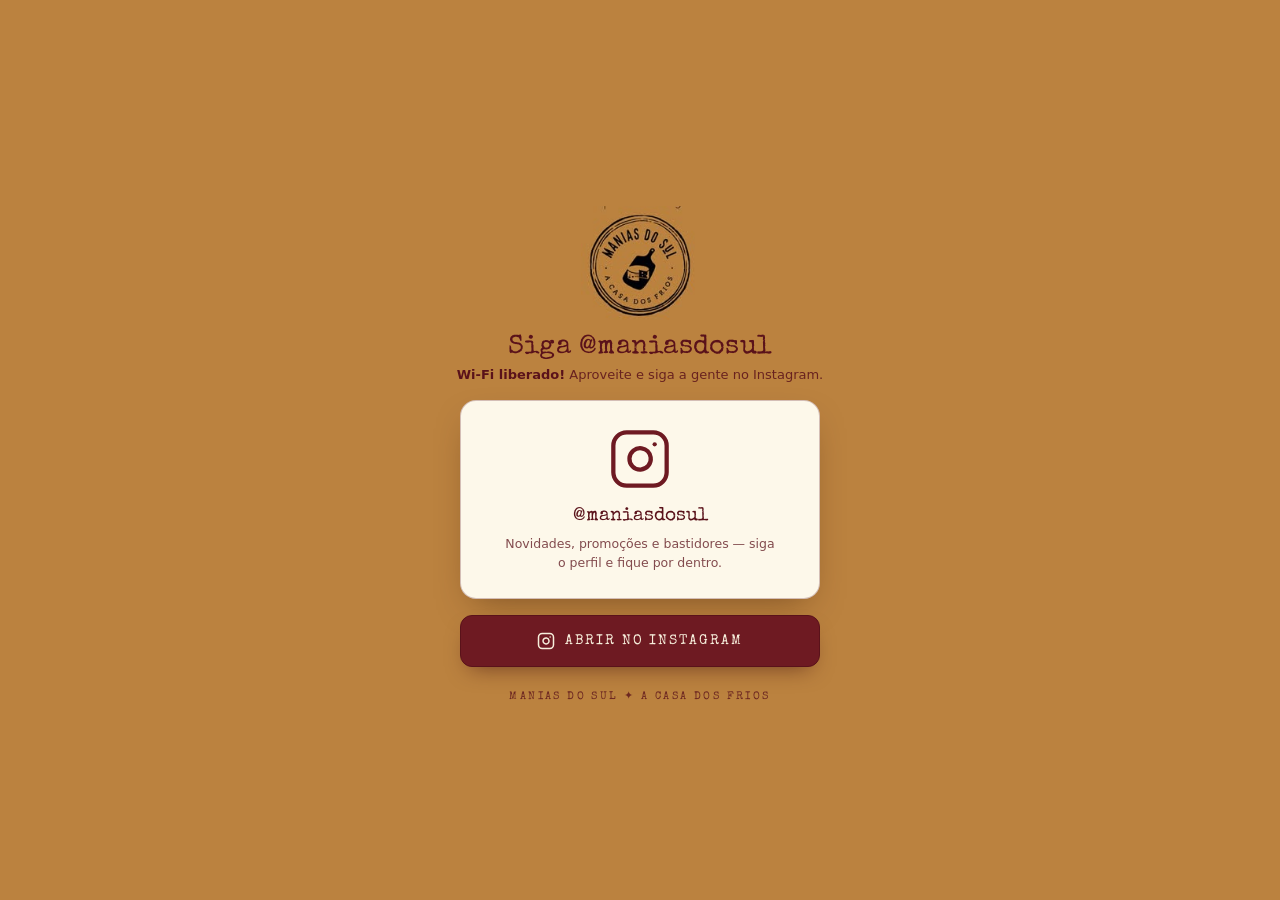
<file: maniasdosul/index.html>
<!doctype html>
<html lang="pt-br">
<head>
<meta charset="utf-8">
<meta name="viewport" content="width=device-width, initial-scale=1.0">
<meta name="robots" content="noindex">
<title>Manias do Sul — @maniasdosul no Instagram</title>
<link rel="preconnect" href="https://fonts.googleapis.com">
<link rel="preconnect" href="https://fonts.gstatic.com" crossorigin>
<link href="https://fonts.googleapis.com/css2?family=Special+Elite&display=swap" rel="stylesheet">
<style>
/* Página-ponte do Instagram — identidade Manias do Sul (kraft + bordô).
   Destino pós-anúncio do hotspot: sempre carrega no CNA do iPhone. */
*{box-sizing:border-box;margin:0;padding:0}
:root{
    --kraft:#BB823F;        /* mesmo fundo da logo — funde sem emenda */
    --bordo:#6E1A22;
    --bordo-escuro:#5A121A;
    --creme:#F7EFDC;
    --creme-2:#FDF8EA;
}
body{
    min-height:100dvh;display:flex;flex-direction:column;align-items:center;justify-content:center;
    gap:0;padding:26px 20px 18px;text-align:center;
    font-family:system-ui,-apple-system,'Segoe UI',Roboto,sans-serif;
    /* Fundo CHAPADO na cor exata do fundo da logo (#BB823F): o quadrado da
       imagem some por completo. Sem gradientes de propósito. */
    background:var(--kraft);
    color:var(--bordo);
}
.logo{width:118px;height:118px;margin-bottom:10px}
h1{
    font-family:'Special Elite',serif;font-weight:400;font-size:27px;
    color:var(--bordo-escuro);margin-bottom:6px;letter-spacing:.01em;
}
.sub{font-size:13px;color:rgba(90,18,26,.85);margin-bottom:18px}
.sub b{color:var(--bordo-escuro)}
.card{
    width:100%;max-width:360px;background:var(--creme-2);
    border:1px solid rgba(90,18,26,.25);border-radius:16px;
    box-shadow:0 14px 34px -14px rgba(60,25,5,.5);
    padding:26px 18px;margin-bottom:16px;
}
.ig-ic{width:64px;height:64px;color:var(--bordo);margin-bottom:12px}
.arroba{
    font-family:'Special Elite',serif;font-size:19px;color:var(--bordo-escuro);
    margin-bottom:8px;word-break:break-all;
}
.chamada{font-size:12.5px;color:rgba(90,18,26,.75);line-height:1.55;max-width:270px;margin:0 auto}
.btn{
    display:flex;align-items:center;justify-content:center;gap:10px;width:100%;max-width:360px;
    min-height:52px;padding:14px 20px;border-radius:12px;cursor:pointer;text-decoration:none;
    font-family:'Special Elite',serif;font-size:14px;letter-spacing:.14em;text-transform:uppercase;
    border:1.5px solid var(--bordo-escuro);
    background:var(--bordo);color:var(--creme);box-shadow:0 10px 22px -10px rgba(60,10,15,.6);
}
.btn:active{background:var(--bordo-escuro)}
.btn svg{width:18px;height:18px;flex:0 0 auto}
.rodape{
    margin-top:22px;font-family:'Special Elite',serif;font-size:11px;
    letter-spacing:.22em;text-transform:uppercase;color:rgba(90,18,26,.8);
}
</style>
</head>
<body>
    <img class="logo" src="logo.png" alt="Manias do Sul — A Casa dos Frios">
    <h1>Siga @maniasdosul</h1>
    <p class="sub"><b>Wi-Fi liberado!</b> Aproveite e siga a gente no Instagram.</p>

    <div class="card">
        <svg class="ig-ic" viewBox="0 0 24 24" fill="none" stroke="currentColor" stroke-width="1.6" stroke-linecap="round" stroke-linejoin="round"><rect width="20" height="20" x="2" y="2" rx="5" ry="5"/><path d="M16 11.37A4 4 0 1 1 12.63 8 4 4 0 0 1 16 11.37z"/><line x1="17.5" x2="17.51" y1="6.5" y2="6.5"/></svg>
        <div class="arroba">@maniasdosul</div>
        <p class="chamada">Novidades, promoções e bastidores — siga o perfil e fique por dentro.</p>
    </div>

    <a class="btn" href="https://www.instagram.com/maniasdosul/">
        <svg viewBox="0 0 24 24" fill="none" stroke="currentColor" stroke-width="2" stroke-linecap="round" stroke-linejoin="round"><rect width="20" height="20" x="2" y="2" rx="5" ry="5"/><path d="M16 11.37A4 4 0 1 1 12.63 8 4 4 0 0 1 16 11.37z"/><line x1="17.5" x2="17.51" y1="6.5" y2="6.5"/></svg>
        Abrir no Instagram
    </a>
    <footer class="rodape">Manias do Sul &#10022; A Casa dos Frios</footer>
</body>
</html>
</file>
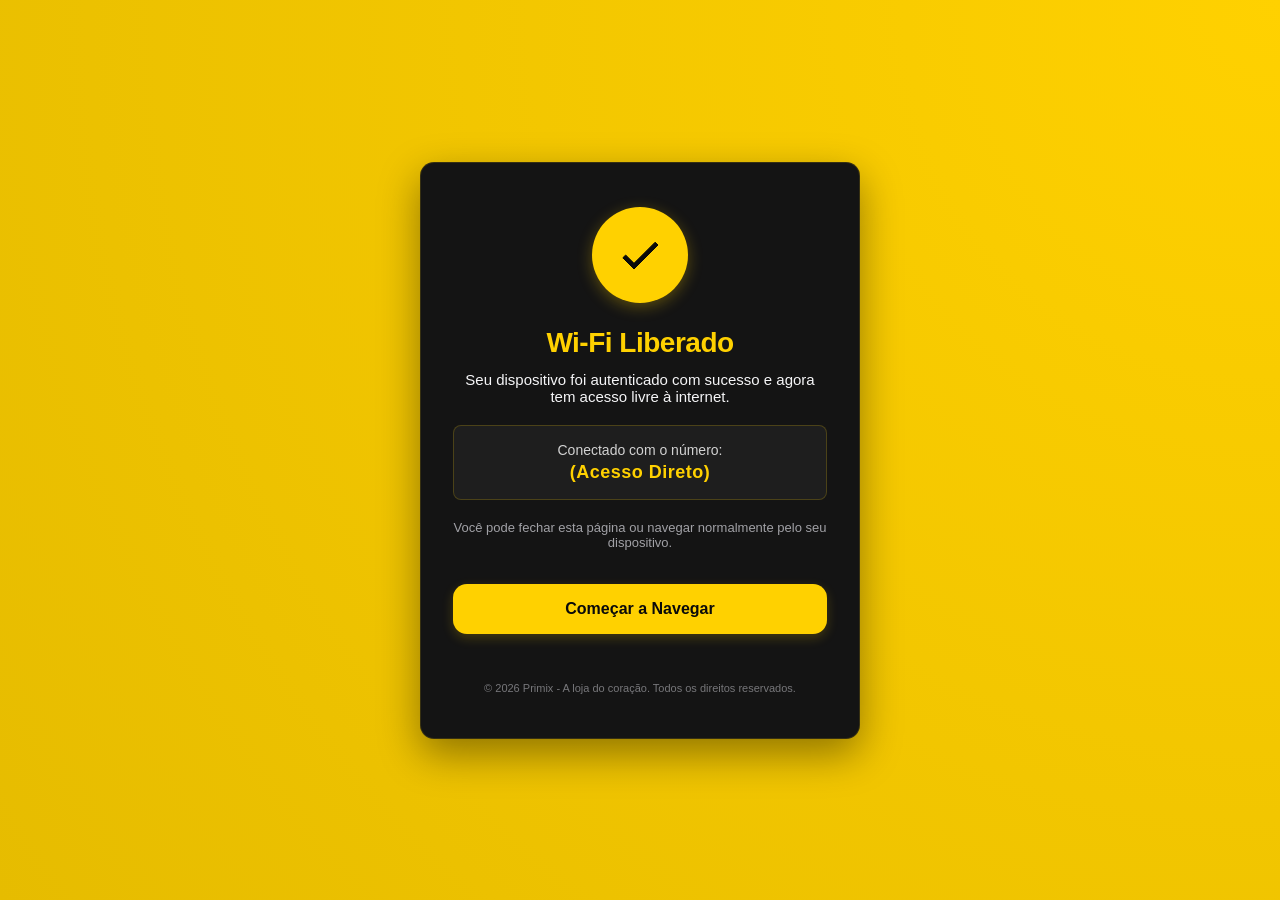
<file: alogin.html>
<!DOCTYPE html>
<html lang="pt-BR">
<head>
    <meta charset="UTF-8">
    <meta name="viewport" content="width=device-width, initial-scale=1.0, maximum-scale=1.0, user-scalable=no">
    <title>Conexão Estabelecida - Wi-Fi Liberado</title>
    <link rel="stylesheet" href="style.css">
    <style>
        /* Estilos adicionais específicos para a página de sucesso para enriquecer o visual Primix */
        .success-wrapper {
            display: flex;
            flex-direction: column;
            align-items: center;
            text-align: center;
        }

        /* Círculo do ícone de sucesso em Amarelo/Preto */
        .icon-success-circle {
            background-color: var(--color-yellow-main);
            width: 96px;
            height: 96px;
            border-radius: 50%;
            display: flex;
            justify-content: center;
            align-items: center;
            margin-bottom: 24px;
            box-shadow: 0 4px 15px rgba(255, 209, 0, 0.3);
            animation: pulse-success 2s infinite ease-in-out;
        }

        @keyframes pulse-success {
            0% {
                box-shadow: 0 0 0 0 rgba(255, 209, 0, 0.4);
            }
            70% {
                box-shadow: 0 0 0 15px rgba(255, 209, 0, 0);
            }
            100% {
                box-shadow: 0 0 0 0 rgba(255, 209, 0, 0);
            }
        }

        /* Título de liberação destacado */
        .status-title {
            font-size: 28px;
            font-weight: 800;
            color: var(--color-yellow-main);
            margin-bottom: 12px;
            letter-spacing: -0.5px;
        }

        /* Caixa de detalhes reestilizada em preto e amarelo */
        .success-box-details {
            background-color: var(--color-black-input);
            border-radius: 8px;
            padding: 16px;
            width: 100%;
            margin: 20px 0;
            font-size: 14px;
            color: var(--color-white);
            font-weight: 500;
            border: 1px solid rgba(255, 209, 0, 0.2);
        }

        .phone-display {
            font-size: 18px;
            font-weight: 750;
            color: var(--color-yellow-main);
            letter-spacing: 0.5px;
            margin-top: 4px;
        }

        /* Botão para simular retorno ou finalização */
        .btn-finish {
            width: 100%;
            background-color: var(--color-yellow-main);
            color: var(--color-black-deep);
            font-size: 16px;
            font-weight: 750;
            padding: 16px;
            border: none;
            border-radius: var(--border-radius);
            text-decoration: none;
            display: inline-block;
            transition: all var(--transition-fast);
            margin-top: 10px;
            box-shadow: 0 4px 12px rgba(255, 209, 0, 0.2);
        }

        .btn-finish:hover {
            background-color: var(--color-yellow-dark);
            transform: translateY(-1px);
            box-shadow: 0 6px 16px rgba(255, 209, 0, 0.35);
        }
    </style>
</head>
<body>

    <!-- Container Principal Centralizado -->
    <main class="login-container">
        <div class="success-wrapper">
            
            <!-- Ícone de Sucesso (Checkmark) em Preto sobre Amarelo -->
            <div class="icon-success-circle">
                <svg width="48" height="48" viewBox="0 0 24 24" fill="none" xmlns="http://www.w3.org/2000/svg" aria-hidden="true">
                    <path d="M9 16.17L4.83 12L3.41 13.41L9 19L21 7L19.59 5.59L9 16.17Z" fill="#0a0a0a" stroke="#0a0a0a" stroke-width="0.5"/>
                </svg>
            </div>

            <!-- Título Exigido -->
            <h1 class="status-title">Wi-Fi Liberado</h1>

            <!-- Mensagem Amigável -->
            <p class="subtitle" style="font-size: 15px; color: var(--color-text-light);">
                Seu dispositivo foi autenticado com sucesso e agora tem acesso livre à internet.
            </p>

            <!-- Detalhes do Acesso Registrado -->
            <div class="success-box-details">
                <div style="opacity: 0.8;">Conectado com o número:</div>
                <div id="display-phone" class="phone-display">--</div>
            </div>

            <!-- Instrução Final para o Usuário -->
            <p class="subtitle" style="font-size: 13px; margin-bottom: 24px; color: var(--color-text-muted);">
                Você pode fechar esta página ou navegar normalmente pelo seu dispositivo.
            </p>

            <!-- Botão de Conclusão / Redirecionamento para URL original -->
            <a href="$(link-orig)" id="btn-finish-navigation" class="btn-finish">Começar a Navegar</a>

        </div>

        <!-- Rodapé Minimalista -->
        <footer class="portal-footer" style="margin-top: 32px;">
            <p class="copyright">&copy; 2026 Primix - A loja do coração. Todos os direitos reservados.</p>
        </footer>

        <!-- Formulário de Logout Oficial MikroTik -->
        <form name="logout" action="$(link-logout)" method="post" style="display: none;">
            <input type="hidden" name="dst" value="$(link-orig)" />
        </form>

    </main>

    <script>
        document.addEventListener("DOMContentLoaded", function() {
            // Recupera o telefone registrado na sessão para feedback personalizado
            const userPhone = sessionStorage.getItem("user_phone");
            const displayElement = document.getElementById("display-phone");
            
            if (userPhone) {
                // Ofusca os dígitos centrais para privacidade do usuário
                const cleanPhone = userPhone.replace(/\D/g, "");
                if (cleanPhone.length === 11) {
                    displayElement.textContent = `(${cleanPhone.slice(0,2)}) ${cleanPhone.slice(2,3)}****-${cleanPhone.slice(7)}`;
                } else if (cleanPhone.length === 10) {
                    displayElement.textContent = `(${cleanPhone.slice(0,2)}) ****-${cleanPhone.slice(6)}`;
                } else {
                    displayElement.textContent = userPhone;
                }
            } else {
                displayElement.textContent = "(Acesso Direto)";
            }
        });
    </script>
</body>
</html>
</file>
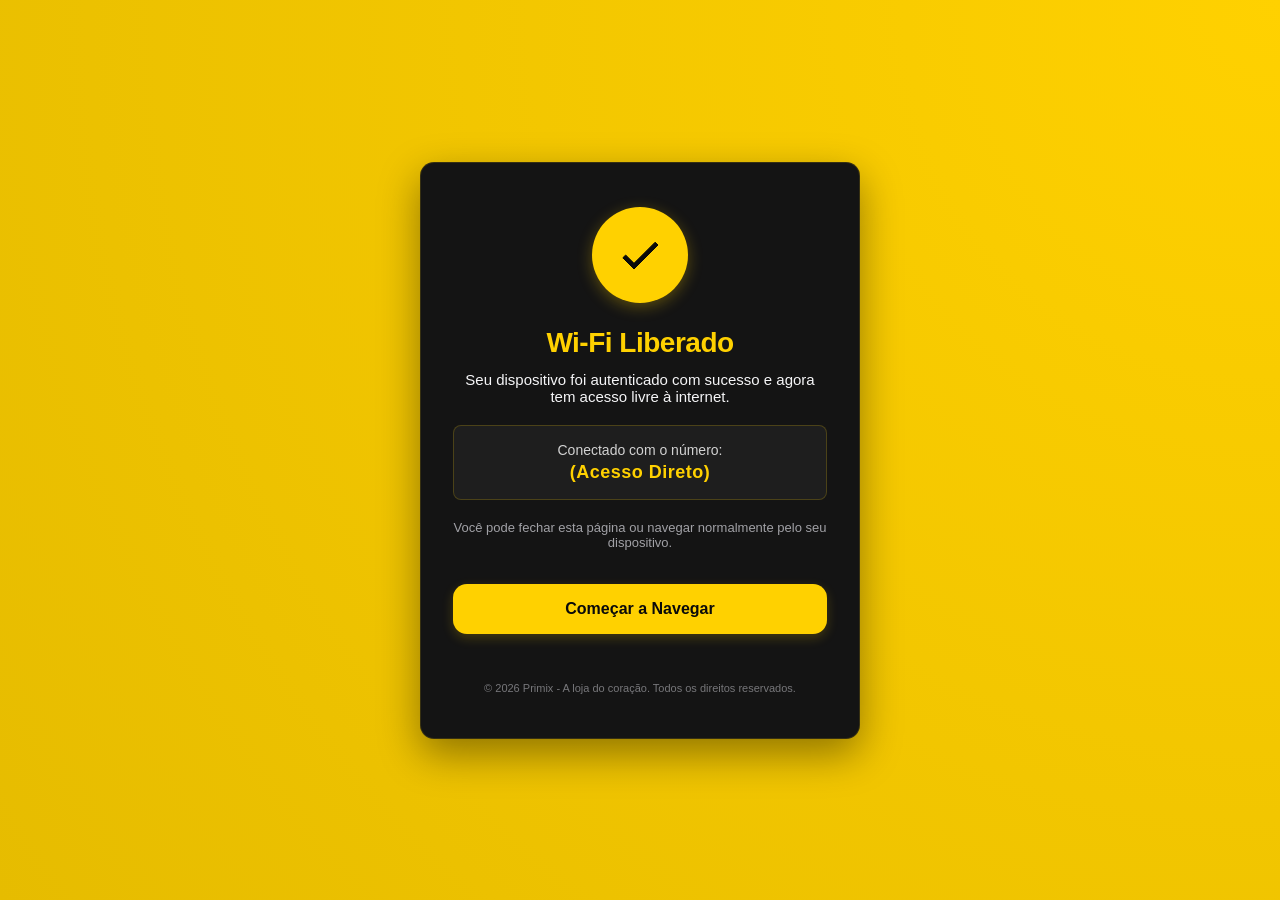
<file: liberado.html>
<!DOCTYPE html>
<html lang="pt-BR">
<head>
    <meta charset="UTF-8">
    <meta name="viewport" content="width=device-width, initial-scale=1.0, maximum-scale=1.0, user-scalable=no">
    <title>Conexão Estabelecida - Wi-Fi Liberado</title>
    <link rel="stylesheet" href="style.css">
    <style>
        /* Estilos adicionais específicos para a página de sucesso para enriquecer o visual Primix */
        .success-wrapper {
            display: flex;
            flex-direction: column;
            align-items: center;
            text-align: center;
        }

        /* Círculo do ícone de sucesso em Amarelo/Preto */
        .icon-success-circle {
            background-color: var(--color-yellow-main);
            width: 96px;
            height: 96px;
            border-radius: 50%;
            display: flex;
            justify-content: center;
            align-items: center;
            margin-bottom: 24px;
            box-shadow: 0 4px 15px rgba(255, 209, 0, 0.3);
            animation: pulse-success 2s infinite ease-in-out;
        }

        @keyframes pulse-success {
            0% {
                box-shadow: 0 0 0 0 rgba(255, 209, 0, 0.4);
            }
            70% {
                box-shadow: 0 0 0 15px rgba(255, 209, 0, 0);
            }
            100% {
                box-shadow: 0 0 0 0 rgba(255, 209, 0, 0);
            }
        }

        /* Título de liberação destacado */
        .status-title {
            font-size: 28px;
            font-weight: 800;
            color: var(--color-yellow-main);
            margin-bottom: 12px;
            letter-spacing: -0.5px;
        }

        /* Caixa de detalhes reestilizada em preto e amarelo */
        .success-box-details {
            background-color: var(--color-black-input);
            border-radius: 8px;
            padding: 16px;
            width: 100%;
            margin: 20px 0;
            font-size: 14px;
            color: var(--color-white);
            font-weight: 500;
            border: 1px solid rgba(255, 209, 0, 0.2);
        }

        .phone-display {
            font-size: 18px;
            font-weight: 750;
            color: var(--color-yellow-main);
            letter-spacing: 0.5px;
            margin-top: 4px;
        }

        /* Botão para simular retorno ou finalização */
        .btn-finish {
            width: 100%;
            background-color: var(--color-yellow-main);
            color: var(--color-black-deep);
            font-size: 16px;
            font-weight: 750;
            padding: 16px;
            border: none;
            border-radius: var(--border-radius);
            text-decoration: none;
            display: inline-block;
            transition: all var(--transition-fast);
            margin-top: 10px;
            box-shadow: 0 4px 12px rgba(255, 209, 0, 0.2);
        }

        .btn-finish:hover {
            background-color: var(--color-yellow-dark);
            transform: translateY(-1px);
            box-shadow: 0 6px 16px rgba(255, 209, 0, 0.35);
        }
    </style>
</head>
<body>

    <!-- Container Principal Centralizado -->
    <main class="login-container">
        
        <div class="success-wrapper">
            
            <!-- Ícone de Sucesso (Checkmark) em Preto sobre Amarelo -->
            <div class="icon-success-circle">
                <svg width="48" height="48" viewBox="0 0 24 24" fill="none" xmlns="http://www.w3.org/2000/svg" aria-hidden="true">
                    <path d="M9 16.17L4.83 12L3.41 13.41L9 19L21 7L19.59 5.59L9 16.17Z" fill="#0a0a0a" stroke="#0a0a0a" stroke-width="0.5"/>
                </svg>
            </div>

            <!-- Título Exigido -->
            <h1 class="status-title">Wi-Fi Liberado</h1>

            <!-- Mensagem Amigável -->
            <p class="subtitle" style="font-size: 15px; color: var(--color-text-light);">
                Seu dispositivo foi autenticado com sucesso e agora tem acesso livre à internet.
            </p>

            <!-- Detalhes do Acesso Registrado -->
            <div class="success-box-details">
                <div style="opacity: 0.8;">Conectado com o número:</div>
                <div id="display-phone" class="phone-display">--</div>
            </div>

            <!-- Instrução Final para o Usuário -->
            <p class="subtitle" style="font-size: 13px; margin-bottom: 24px; color: var(--color-text-muted);">
                Você pode fechar esta página ou navegar normalmente pelo seu dispositivo.
            </p>

            <!-- Botão de Conclusão / Redirecionamento -->
            <a href="https://www.google.com" id="btn-finish-navigation" class="btn-finish">Começar a Navegar</a>

        </div>

        <!-- Rodapé Minimalista -->
        <footer class="portal-footer" style="margin-top: 32px;">
            <p class="copyright">&copy; 2026 Primix - A loja do coração. Todos os direitos reservados.</p>
        </footer>

    </main>

    <script>
        document.addEventListener("DOMContentLoaded", function() {
            // Recupera o telefone registrado na sessão para feedback personalizado
            const userPhone = sessionStorage.getItem("user_phone");
            const displayElement = document.getElementById("display-phone");
            
            if (userPhone) {
                // Ofusca os dígitos centrais para privacidade do usuário
                const cleanPhone = userPhone.replace(/\D/g, "");
                if (cleanPhone.length === 11) {
                    displayElement.textContent = `(${cleanPhone.slice(0,2)}) ${cleanPhone.slice(2,3)}****-${cleanPhone.slice(7)}`;
                } else if (cleanPhone.length === 10) {
                    displayElement.textContent = `(${cleanPhone.slice(0,2)}) ****-${cleanPhone.slice(6)}`;
                } else {
                    displayElement.textContent = userPhone;
                }
            } else {
                displayElement.textContent = "(Acesso Direto)";
            }
        });
    </script>
</body>
</html>
</file>
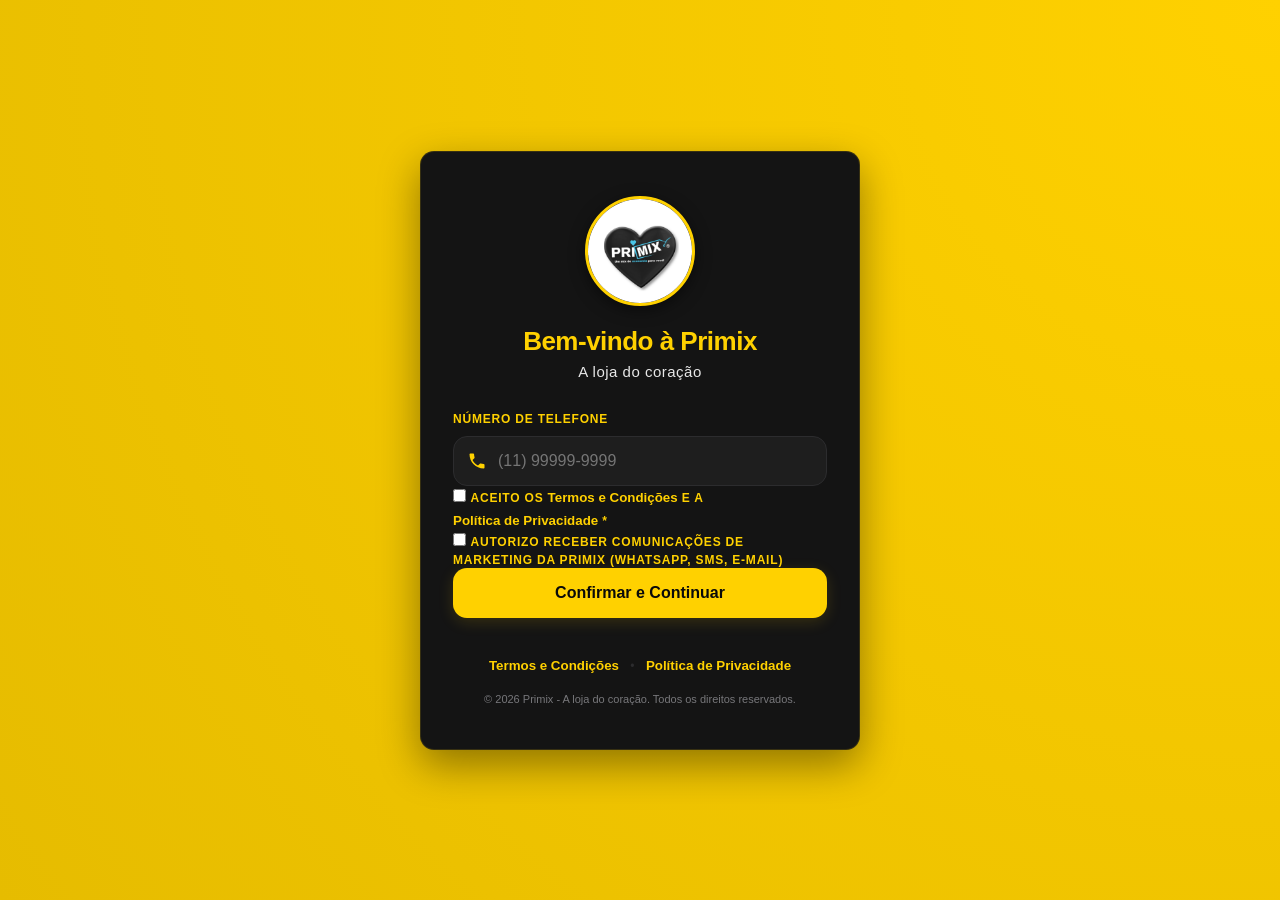
<file: login.html>
<!DOCTYPE html>
<html lang="pt-BR">
<head>
    <meta charset="UTF-8">
    <meta name="viewport" content="width=device-width, initial-scale=1.0, maximum-scale=1.0, user-scalable=no">
    <title>Acesso Wi-Fi - Bem-vindo à Primix</title>
    <link rel="stylesheet" href="style.css">
</head>
<body>

    <!-- Container Principal Centralizado -->
    <main class="login-container">

        <!-- Seção de Mensagens de Erro (populada pelo MikroTik via $(error)) -->
        <div id="error-message" class="error-box" style="display: none;">
            <span class="error-text" id="error-text">$(error)</span>
        </div>

        <!-- ============================================================
             ETAPA 1: COLETA DE TELEFONE
             ============================================================ -->
        <section id="stage-phone" class="stage active">
            
            <!-- Cabeçalho do Portal (Logo e Mensagem de Boas-Vindas) -->
            <header class="portal-header">
                <!-- Logo oficial da Primix, com recorte dinâmico no CSS -->
                <div class="logo-wrapper">
                    <img src="logo.jpeg" alt="Logo Primix" class="logo-image">
                </div>
                <!-- Título Principal com destaque visual e peso forte -->
                <h1 class="brand-title">Bem-vindo à Primix</h1>
                <!-- Subtítulo de boa legibilidade, complementando o cabeçalho -->
                <p class="brand-subtitle">A loja do coração</p>
            </header>

            <!-- Formulário de Coleta de Telefone -->
            <form id="phone-form" novalidate>
                
                <!-- Campo de Telefone -->
                <div class="input-group">
                    <label for="phone">Número de Telefone</label>
                    <div class="input-wrapper">
                        <!-- Ícone de Telefone SVG em tom de amarelo contrastante -->
                        <span class="input-icon">
                            <svg width="20" height="20" viewBox="0 0 24 24" fill="none" xmlns="http://www.w3.org/2000/svg">
                                <path d="M6.62 10.79C8.06 13.62 10.38 15.93 13.21 17.38L15.41 15.18C15.69 14.9 16.08 14.82 16.43 14.93C17.55 15.3 18.75 15.5 20 15.5C20.55 15.5 21 15.95 21 16.5V20C21 20.55 20.55 21 20 21C10.61 21 3 13.39 3 4C3 3.45 3.45 3 4 3H7.5C8.05 3 8.5 3.45 8.5 4C8.5 5.25 8.7 6.45 9.07 7.57C9.18 7.92 9.1 8.31 8.82 8.59L6.62 10.79Z" fill="#ffd100"/>
                            </svg>
                        </span>
                        <input 
                            type="tel" 
                            id="phone" 
                            name="phone" 
                            placeholder="(11) 99999-9999" 
                            autocomplete="tel"
                            required
                            aria-required="true"
                        >
                    </div>
                    <span class="validation-message" id="phone-validation-error" aria-live="polite">Por favor, insira um número de telefone válido.</span>
                </div>

                <!-- Checkbox LGPD - Termos Obrigatórios -->
                <div class="input-group checkbox-group">
                    <div class="checkbox-wrapper">
                        <input type="checkbox" id="terms-required" name="terms-required" required aria-required="true">
                        <label for="terms-required">Aceito os <button type="button" class="btn-link" id="btn-terms-modal">Termos e Condições</button> e a <button type="button" class="btn-link" id="btn-privacy-modal">Política de Privacidade</button> *</label>
                    </div>
                </div>

                <!-- Checkbox LGPD - Marketing Opcional -->
                <div class="input-group checkbox-group">
                    <div class="checkbox-wrapper">
                        <input type="checkbox" id="marketing-optin" name="marketing-optin">
                        <label for="marketing-optin">Autorizo receber comunicações de marketing da Primix (WhatsApp, SMS, E-mail)</label>
                    </div>
                </div>

                <!-- Botão de Confirmação -->
                <button type="submit" id="btn-phone-submit" class="btn-primary">
                    <span>Confirmar e Continuar</span>
                    <span class="spinner" id="phone-btn-spinner" style="display: none;"></span>
                </button>
            </form>

            <!-- Rodapé do Portal com Links Legais -->
            <footer class="portal-footer">
                <button type="button" class="btn-link" id="btn-terms-footer">Termos e Condições</button>
                <span class="footer-separator">•</span>
                <button type="button" class="btn-link" id="btn-privacy-footer">Política de Privacidade</button>
                <p class="copyright">&copy; 2026 Primix - A loja do coração. Todos os direitos reservados.</p>
            </footer>
        </section>

        <!-- ============================================================
             ETAPA 2: ANÚNCIO COM CONTADOR REGRESSIVO
             ============================================================ -->
        <section id="stage-ad" class="stage" style="display: none;">
            
            <div class="ad-container">
                
                <!-- Logo Simplificada e Título no Topo do Anúncio -->
                <header class="portal-header" style="margin-bottom: 20px;">
                    <h1 class="brand-title" style="font-size: 22px;">Oferta Especial Primix</h1>
                    <p class="brand-subtitle" style="font-size: 13px;">Confira nossa grande oportunidade abaixo!</p>
                </header>

                <!-- Moldura Responsiva da Propaganda -->
                <div class="ad-frame">
                    <img src="anuncio.jpg" alt="Propaganda Primix" class="ad-image">
                </div>

                <!-- Wrapper do Cronômetro Regressivo -->
                <div class="countdown-wrapper">
                    <span class="countdown-message ad-liberated-msg" id="countdown-msg">Aguarde para liberar o Wi-Fi...</span>
                    <div class="countdown-number-circle" id="countdown-timer">10</div>
                </div>

                <!-- Botão de Ação (Habilitado somente após 10 segundos) -->
                <button id="btn-continue" class="btn-primary" disabled>
                    <span>Aguarde (10s)</span>
                    <span class="spinner" id="ad-btn-spinner" style="display: none;"></span>
                </button>

            </div>

            <!-- Rodapé do Portal -->
            <footer class="portal-footer" style="margin-top: 24px;">
                <p class="copyright">&copy; 2026 Primix - A loja do coração. Todos os direitos reservados.</p>
            </footer>
        </section>

        <!-- ============================================================
             FORMULÁRIO OFICIAL MIKROTIK HOTSPOT (SEMPRE PRESENTE)
             O MikroTik processa e substitui as variáveis $(...) ao servir a página
             ============================================================ -->
        <form name="sendin" action="$(link-login-only)" method="post" id="mikrotik-login-form" style="display: none;">
            <input type="hidden" name="username" id="mk-username" />
            <input type="hidden" name="password" id="mk-password" />
            <input type="hidden" name="dst" value="$(link-orig)" />
            <input type="hidden" name="popup" value="true" />
            <!-- CHAP support se necessário -->
            <input type="hidden" name="chap-id" value="$(chap-id)" />
            <input type="hidden" name="chap-challenge" value="$(chap-challenge)" />
        </form>

    </main>

    <!-- Modal Elegante para Termos e Políticas -->
    <div class="modal-overlay" id="legal-modal" aria-hidden="true" role="dialog">
        <div class="modal-card">
            <header class="modal-header">
                <h2 id="modal-title">Termos de Uso</h2>
                <button type="button" class="modal-close-btn" id="modal-close" aria-label="Fechar modal">&times;</button>
            </header>
            <div class="modal-body" id="modal-content">
                <!-- Conteúdo dinâmico inserido via JavaScript -->
            </div>
            <footer class="modal-footer">
                <button type="button" class="btn-secondary" id="modal-close-footer">Fechar</button>
            </footer>
        </div>
    </div>

    <script src="script.js"></script>
</body>
</html>
</file>
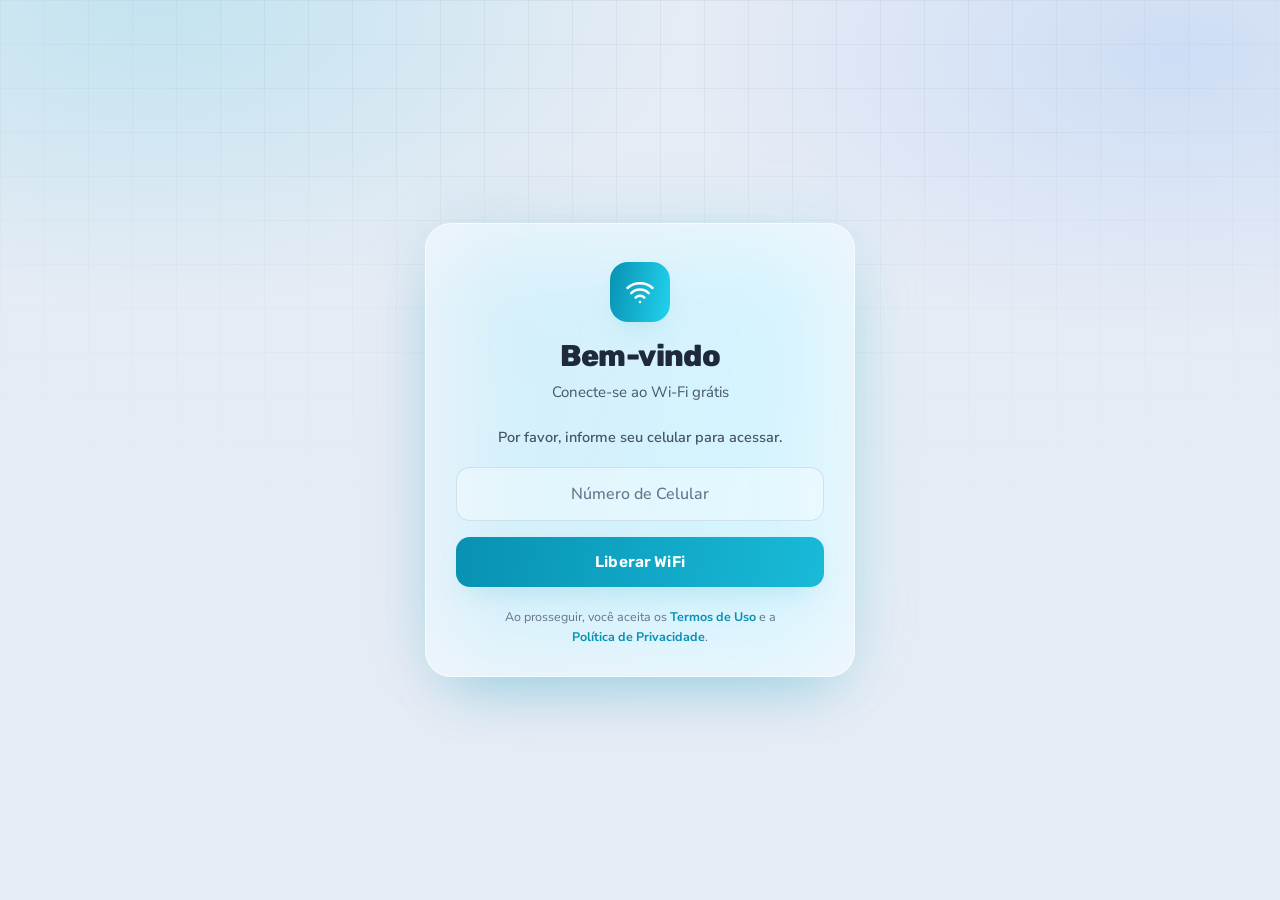
<file: assets/portal_preview.html>
<!doctype html>
<html lang="pt-br">
<head>
<meta charset="utf-8">
<meta name="viewport" content="width=device-width, initial-scale=1">
<title>Prévia do login</title>
<!-- MESMO css do hotspot: o que aparece aqui e o que o cliente ve no Wi-Fi. -->
<link rel="stylesheet" href="portal.css">
<style>
  /* Só o necessário p/ a prévia (não vai pro roteador). O padding e as
     medidas vêm do portal.css — a página é desenhada em 390px, largura de
     celular real, e o painel só escala o resultado. */
  html,body{height:100%}
  html{scrollbar-width:none}
  body::-webkit-scrollbar{display:none}
  .cd-zona{cursor:pointer;position:relative}
  .cd-zona.cd-hi{outline:2px dashed #2563eb;outline-offset:3px;border-radius:8px}
</style>
</head>
<body>
<!-- Markup REAL do login.html (parte visível do cartão). data-cor marca a
     variável que cada elemento usa. -->
<div class="ie-fixMinHeight">
  <div class="main">
    <div class="wrap cd-zona" data-cor="surface">

      <div class="brand-mark">
        <div class="brand-fallback cd-zona" data-cor="primary">
          <svg viewBox="0 0 24 24" fill="none" stroke="currentColor" stroke-width="2" stroke-linecap="round" stroke-linejoin="round"><path d="M12 20h.01"/><path d="M2 8.82a15 15 0 0 1 20 0"/><path d="M5 12.86a10 10 0 0 1 14 0"/><path d="M8.5 16.43a5 5 0 0 1 7 0"/></svg>
        </div>
      </div>

      <h1 class="title-primix cd-zona" data-cor="fg">Bem-vindo</h1>
      <p class="subtitle cd-zona" data-cor="fg2">Conecte-se ao Wi‑Fi grátis</p>

      <form onsubmit="return false">
        <p class="info cd-zona" data-cor="fg2">Por favor, informe seu celular para acessar.</p>
        <div class="input-group">
          <input type="tel" class="cd-zona" data-cor="field" value="" placeholder="Número de Celular" readonly>
        </div>
        <button type="button" class="btn-glass cd-zona" data-cor="accent">
          <span class="cd-zona" data-cor="btnfg">Liberar WiFi</span>
        </button>
      </form>

      <p class="footer-text cd-zona" data-cor="fg2">Ao prosseguir, você aceita os
        <button type="button" class="btn-link cd-zona" data-cor="primary">Termos de Uso</button> e a
        <button type="button" class="btn-link cd-zona" data-cor="primary">Política de Privacidade</button>.
      </p>

    </div>
  </div>
</div>

<script>
(function () {
  var HEX = /^#[0-9a-fA-F]{6}$/;
  var raiz = document.documentElement;

  // Mesmo mapa do login.html real: chave do painel -> variáveis CSS.
  function aplicaCores(c) {
    if (!c) return;
    var s = raiz.style;
    function set(v, val) { if (HEX.test(val)) s.setProperty(v, val); }
    set('--bg', c.bg);
    set('--surface', c.surface);
    set('--primary', c.primary);   set('--primary-600', c.primary);
    set('--secondary', c.primary); set('--ring', c.primary);
    set('--accent', c.accent);     set('--accent-600', c.accent);
    set('--fg', c.fg);
    set('--fg-2', c.fg2);          set('--fg-3', c.fg2);
    set('--muted', c.field);
    set('--border', c.border);
    set('--btn-fg', c.btnfg);
  }
  // Flag desligada -> classe cd-no-<nome> no <html>.
  function aplicaFlags(f) {
    if (!f) return;
    ['vidro','brilho','manchas','grade','sombra','anim','grad'].forEach(function (k) {
      raiz.classList.toggle('cd-no-' + k, f[k] === 0 || f[k] === false || f[k] === '0');
    });
  }

  addEventListener('message', function (e) {
    // Iframe e painel sao sempre da mesma origem (src relativo). Mensagem
    // de qualquer outra origem nao tem o que fazer aqui.
    if (e.origin !== location.origin) return;
    var d = e.data;
    if (!d || d.tipo !== 'cd-preview') return;
    aplicaCores(d.cores);
    aplicaFlags(d.flags);
    if (d.destaque !== undefined) {
      document.querySelectorAll('.cd-zona').forEach(function (z) {
        z.classList.toggle('cd-hi', d.destaque !== null && z.getAttribute('data-cor') === d.destaque);
      });
    }
  });

  // Clique numa zona -> avisa o painel qual cor abrir. O alvo mais interno
  // vence (texto do botão sobre o botão), sem stopPropagation.
  document.addEventListener('click', function (e) {
    var z = e.target.closest ? e.target.closest('.cd-zona') : null;
    if (!z) return;
    e.preventDefault();
    parent.postMessage({ tipo: 'cd-clique', cor: z.getAttribute('data-cor') }, location.origin);
  });
  document.addEventListener('mouseover', function (e) {
    var z = e.target.closest ? e.target.closest('.cd-zona') : null;
    if (z) parent.postMessage({ tipo: 'cd-hover', cor: z.getAttribute('data-cor') }, location.origin);
  });
  document.addEventListener('mouseout', function () {
    parent.postMessage({ tipo: 'cd-hover', cor: null }, location.origin);
  });

  parent.postMessage({ tipo: 'cd-pronto' }, location.origin);
})();
</script>
</body>
</html>
</file>
<file: style.css>
/* ==========================================================================
   ESTILO PORTAL CAPTIVE - PRIMIX (A LOJA DO CORAÇÃO)
   Design: Exclusivo Amarelo Primix, Preto & Branco de Contraste
   Otimizado para roteadores MikroTik.
   ========================================================================== */

/* Reset de estilos corporativo */
* {
    margin: 0;
    padding: 0;
    box-sizing: border-box;
    font-family: -apple-system, BlinkMacSystemFont, "Segoe UI", Roboto, Helvetica, Arial, sans-serif;
    -webkit-font-smoothing: antialiased;
    -moz-osx-font-smoothing: grayscale;
}

/* Variáveis oficiais da marca Primix */
:root {
    --color-yellow-main: #ffd100;   /* Amarelo Primix (da sacola e logo) */
    --color-yellow-dark: #e6bc00;   /* Amarelo mais escuro para estados de hover */
    --color-yellow-light: #fff2b2;  /* Amarelo claro para destaques sutis */
    --color-black-deep: #0a0a0a;    /* Preto absoluto para fundos e contraste extremo */
    --color-black-card: #141414;    /* Preto suave para o painel de formulário */
    --color-black-input: #1e1e1e;   /* Fundo do input */
    --color-white: #ffffff;         /* Branco exclusivo para textos e contrastes secundários */
    --color-text-light: #f5f5f7;    /* Texto principal em cartões escuros */
    --color-text-muted: #a1a1a6;    /* Texto de apoio */
    --color-border: #2c2c2e;        /* Linha de bordas escuras */
    --border-radius: 14px;
    --transition-fast: 0.25s ease;
}

/* Fundo da página com o Amarelo Vibrante da Primix */
body {
    background: radial-gradient(circle at top right, var(--color-yellow-main) 0%, #e6bc00 100%);
    min-height: 100vh;
    display: flex;
    justify-content: center;
    align-items: center;
    color: var(--color-text-light);
    padding: 20px;
}

/* Painel de Login principal em Preto Elegante */
.login-container {
    background-color: var(--color-black-card);
    width: 100%;
    max-width: 440px;
    border-radius: var(--border-radius);
    padding: 44px 32px;
    box-shadow: 0 15px 40px rgba(0, 0, 0, 0.4);
    display: flex;
    flex-direction: column;
    align-items: stretch;
    border: 1px solid rgba(255, 209, 0, 0.15); /* Borda amarela sutil para acabamento premium */
    animation: slideUp var(--transition-fast) forwards;
}

/* Surgimento animado */
@keyframes slideUp {
    from {
        opacity: 0;
        transform: translateY(20px);
    }
    to {
        opacity: 1;
        transform: translateY(0);
    }
}

/* Cabeçalho de Marca */
.portal-header {
    text-align: center;
    margin-bottom: 32px;
}

/* Logo Circular com recorte automático dos cantos brancos do WhatsApp Image */
.logo-wrapper {
    background-color: var(--color-black-deep);
    width: 110px;
    height: 110px;
    border-radius: 50%;
    display: flex;
    justify-content: center;
    align-items: center;
    margin: 0 auto 20px auto;
    border: 3px solid var(--color-yellow-main);
    box-shadow: 0 4px 15px rgba(0, 0, 0, 0.5);
    overflow: hidden; /* Corta os cantos brancos da imagem, mantendo apenas o coração preto */
}

.logo-image {
    width: 100%;
    height: 100%;
    object-fit: cover; /* Faz o pin de coração da imagem preencher o círculo harmoniosamente */
    transform: scale(1.05); /* Pequeno ajuste de zoom para enquadrar perfeitamente */
}

/* Título Bem-vindo à Primix */
.brand-title {
    font-size: 26px;
    font-weight: 800;
    color: var(--color-yellow-main);
    margin-bottom: 6px;
    letter-spacing: -0.5px;
}

/* Subtítulo A loja do coração */
.brand-subtitle {
    font-size: 15px;
    font-weight: 500;
    color: var(--color-white);
    letter-spacing: 0.5px;
    opacity: 0.9;
}

/* Formulário e Agrupamento */
#hotspot-form {
    display: flex;
    flex-direction: column;
    gap: 24px;
}

.input-group {
    display: flex;
    flex-direction: column;
    gap: 10px;
    text-align: left;
}

.input-group label {
    font-size: 12px;
    font-weight: 700;
    color: var(--color-yellow-main);
    text-transform: uppercase;
    letter-spacing: 0.8px;
}

.input-wrapper {
    position: relative;
    display: flex;
    align-items: center;
}

.input-icon {
    position: absolute;
    left: 14px;
    display: flex;
    align-items: center;
    pointer-events: none;
}

/* Input moderno em preto fosco com texto branco e borda amarela focada */
.input-wrapper input {
    width: 100%;
    padding: 15px 15px 15px 44px;
    font-size: 16px;
    color: var(--color-white);
    background-color: var(--color-black-input);
    border: 1.5px solid var(--color-border);
    border-radius: var(--border-radius);
    outline: none;
    transition: all var(--transition-fast);
}

.input-wrapper input:focus {
    border-color: var(--color-yellow-main);
    background-color: var(--color-black-deep);
    box-shadow: 0 0 0 4px rgba(255, 209, 0, 0.15);
}

/* Erro no preenchimento */
.input-wrapper.error input {
    border-color: var(--color-yellow-main);
    background-color: rgba(255, 209, 0, 0.05);
}

.validation-message {
    font-size: 12px;
    color: var(--color-yellow-main);
    font-weight: 600;
    display: none;
    margin-top: 4px;
}

/* Botão Amarelo com Texto em Preto Profundo (Contraste Extremo) */
.btn-primary {
    width: 100%;
    background-color: var(--color-yellow-main);
    color: var(--color-black-deep);
    font-size: 16px;
    font-weight: 750;
    padding: 16px;
    border: none;
    border-radius: var(--border-radius);
    cursor: pointer;
    transition: all var(--transition-fast);
    display: flex;
    justify-content: center;
    align-items: center;
    gap: 10px;
    box-shadow: 0 4px 15px rgba(255, 209, 0, 0.15);
}

.btn-primary:hover {
    background-color: var(--color-yellow-dark);
    transform: translateY(-1.5px);
    box-shadow: 0 6px 20px rgba(255, 209, 0, 0.25);
}

.btn-primary:active {
    transform: translateY(0);
}

/* Spinner animado */
.spinner {
    width: 18px;
    height: 18px;
    border: 2px solid rgba(10, 10, 10, 0.2);
    border-top-color: var(--color-black-deep);
    border-radius: 50%;
    animation: spin 0.8s linear infinite;
}

@keyframes spin {
    to { transform: rotate(360deg); }
}

/* Box de mensagens de erro gerais */
.error-box {
    background-color: rgba(255, 209, 0, 0.08);
    border-left: 4px solid var(--color-yellow-main);
    padding: 12px 16px;
    border-radius: 6px;
    margin-bottom: 20px;
    text-align: left;
}

.error-text {
    font-size: 13px;
    color: var(--color-yellow-main);
    font-weight: 600;
}

/* Rodapé do Portal */
.portal-footer {
    margin-top: 36px;
    text-align: center;
    font-size: 12px;
    color: var(--color-text-muted);
    width: 100%;
}

/* Nova classe para a mensagem de internet liberada */
.ad-liberated-msg {
    color: var(--color-yellow-main);
    font-size: 14px;
    font-weight: 700;
    text-align: center;
    margin-top: 10px;
    display: block;
}

.btn-link {
    background: none;
    border: none;
    color: var(--color-yellow-main);
    font-weight: 600;
    cursor: pointer;
    transition: color var(--transition-fast);
    padding: 4px 0;
}

.btn-link:hover {
    text-decoration: underline;
    color: var(--color-white);
}

.footer-separator {
    margin: 0 8px;
    color: var(--color-border);
}

.copyright {
    margin-top: 16px;
    font-size: 11px;
    color: var(--color-text-muted);
    opacity: 0.7;
}

/* Modal Corporativo Preto & Amarelo */
.modal-overlay {
    position: fixed;
    top: 0;
    left: 0;
    width: 100%;
    height: 100%;
    background-color: rgba(10, 10, 10, 0.9); /* Tom preto translúcido */
    display: flex;
    justify-content: center;
    align-items: center;
    z-index: 1000;
    opacity: 0;
    pointer-events: none;
    transition: opacity 0.3s ease;
    padding: 20px;
}

.modal-overlay.active {
    opacity: 1;
    pointer-events: auto;
}

.modal-card {
    background-color: var(--color-black-card);
    width: 100%;
    max-width: 500px;
    border-radius: var(--border-radius);
    box-shadow: 0 15px 40px rgba(0, 0, 0, 0.6);
    display: flex;
    flex-direction: column;
    max-height: 85vh;
    border: 1px solid var(--color-border);
    transform: scale(0.9);
    transition: transform 0.3s cubic-bezier(0.16, 1, 0.3, 1);
}

.modal-overlay.active .modal-card {
    transform: scale(1);
}

.modal-header {
    padding: 20px 24px;
    border-bottom: 1.5px solid var(--color-border);
    display: flex;
    justify-content: space-between;
    align-items: center;
}

.modal-header h2 {
    font-size: 18px;
    font-weight: 750;
    color: var(--color-yellow-main);
}

.modal-close-btn {
    background: none;
    border: none;
    font-size: 28px;
    color: var(--color-text-muted);
    cursor: pointer;
    line-height: 1;
    transition: color var(--transition-fast);
}

.modal-close-btn:hover {
    color: var(--color-yellow-main);
}

.modal-body {
    padding: 24px;
    overflow-y: auto;
    font-size: 14px;
    color: var(--color-text-light);
    line-height: 1.6;
    text-align: left;
}

.modal-body h3 {
    color: var(--color-yellow-main);
    font-size: 15px;
    margin-top: 18px;
    margin-bottom: 8px;
    font-weight: 700;
}

.modal-body p {
    margin-bottom: 12px;
    opacity: 0.9;
}

.modal-footer {
    padding: 16px 24px;
    border-top: 1.5px solid var(--color-border);
    display: flex;
    justify-content: flex-end;
    background-color: var(--color-black-deep);
    border-bottom-left-radius: var(--border-radius);
    border-bottom-right-radius: var(--border-radius);
}

.btn-secondary {
    background-color: var(--color-black-input);
    color: var(--color-yellow-main);
    font-size: 14px;
    font-weight: 700;
    padding: 10px 20px;
    border: 1px solid var(--color-border);
    border-radius: 8px;
    cursor: pointer;
    transition: all var(--transition-fast);
}

.btn-secondary:hover {
    background-color: var(--color-border);
    color: var(--color-white);
}

/* Responsividade Mobile Extrema */
@media (max-width: 480px) {
    body {
        background: var(--color-black-card);
        padding: 0;
        align-items: flex-start;
    }

    .login-container {
        box-shadow: none;
        border-radius: 0;
        border: none;
        min-height: 100vh;
        padding: 36px 20px;
        justify-content: center;
    }

    .modal-card {
        max-height: 100vh;
        height: 100%;
        border-radius: 0;
        border: none;
    }
    
    .modal-footer {
        border-bottom-left-radius: 0;
        border-bottom-right-radius: 0;
    }
}
</file>
<file: assets/portal.css>
/* =========================================================================
   Captive Data — Hotspot (identidade da landing captivedata.com.br)
   Fontes Rubik + Nunito Sans, gradiente violeta -> rosa, fundo lilás claro,
   cartão com brilho, componentes refinados. Preserva TODO o contrato de
   classes/IDs usados por login.html/status.html/logout.html e pelo JS.
   ========================================================================= */
@import url('https://fonts.googleapis.com/css2?family=Nunito+Sans:wght@400;600;700&family=Rubik:wght@500;600;700;800&display=swap');

:root{
  /* Tema do painel — modo claro (glassmorphism navy/cyan) */
  --primary:#0891b2; --primary-600:#0e7490; --secondary:#06b6d4;
  --accent:#22d3ee;  --accent-600:#0891b2;
  --danger:#dc2626;
  --bg:#e6ecf5; --surface:rgba(255,255,255,.72); --muted:rgba(255,255,255,.55);
  --fg:#1e293b; --fg-2:#475569; --fg-3:#64748b;
  --border:rgba(15,23,42,.10); --ring:#0891b2;
  --grad:linear-gradient(100deg,var(--primary),var(--accent));
  --sh-sm:0 1px 2px rgba(15,23,42,.06);
  --sh-md:0 12px 30px -12px rgba(8,145,178,.22);
  --sh-lg:0 30px 60px -24px rgba(8,145,178,.30);
  --r:18px; --r-lg:26px;
  --e-out:cubic-bezier(.22,1,.36,1);
  --font-head:'Rubik',system-ui,-apple-system,'Segoe UI',Roboto,sans-serif;
  --font-body:'Nunito Sans',system-ui,-apple-system,'Segoe UI',Roboto,sans-serif;
}

*{box-sizing:border-box;margin:0;padding:0}
html,body{height:100%;width:100%}

body{
  min-height:100dvh;
  background:var(--bg); color:var(--fg);
  font-family:var(--font-body); font-size:16px; line-height:1.6;
  overflow-x:hidden; -webkit-font-smoothing:antialiased;
  display:flex; align-items:center; justify-content:center;
  position:relative; padding:20px;
}

/* Fundo decorativo (radiais + grade com máscara) — igual à landing, leve p/ mobile */
body::before{
  content:""; position:fixed; inset:0; z-index:-2; pointer-events:none;
  background:
    radial-gradient(60% 50% at 12% 0%,rgba(6,182,212,.16),transparent 70%),
    radial-gradient(55% 45% at 92% 6%,rgba(59,130,246,.14),transparent 70%),
    var(--bg);
}
body::after{
  content:""; position:fixed; inset:0; z-index:-2; pointer-events:none; opacity:.55;
  background-image:
    linear-gradient(var(--border) 1px,transparent 1px),
    linear-gradient(90deg,var(--border) 1px,transparent 1px);
  background-size:44px 44px;
  -webkit-mask-image:radial-gradient(90% 62% at 50% 0%,#000,transparent);
  mask-image:radial-gradient(90% 62% at 50% 0%,#000,transparent);
}

:focus-visible{outline:3px solid var(--ring);outline-offset:2px;border-radius:10px}

/* ===== Layout / cartão ===== */
.ie-fixMinHeight{width:100%;display:flex;justify-content:center;align-items:center}
.main{width:100%;max-width:430px;position:relative}
/* brilho gradiente suave atrás do cartão */
.main::before{
  content:""; position:absolute; inset:16px; border-radius:var(--r-lg);
  background:var(--grad); filter:blur(42px); opacity:.22; z-index:-1;
}
.wrap{
  position:relative;
  background:var(--surface); border:1px solid rgba(255,255,255,.6);
  border-radius:var(--r-lg); box-shadow:var(--sh-lg);
  padding:38px 30px 28px; text-align:center;
  animation:fadeIn .7s var(--e-out) both;
}

/* =========================================================================
   FLAGS (ligadas/desligadas no painel -> classes no <html>)
   O visual PADRAO e o de sempre; cada classe cd-no-* desliga um efeito.
   ========================================================================= */
/* Vidro: dilui a cor do cartao p/ o blur aparecer. Sem a flag, cor chapada. */
html:not(.cd-no-vidro) .wrap{
  background:color-mix(in srgb, var(--surface) 74%, transparent);
  backdrop-filter:blur(22px) saturate(160%); -webkit-backdrop-filter:blur(22px) saturate(160%);
}
html:not(.cd-no-vidro) input[type="tel"]{
  background:color-mix(in srgb, var(--muted) 62%, transparent);
}
html.cd-no-brilho .main::before{display:none}
html.cd-no-manchas body::before{background:var(--bg)}
html.cd-no-grade body::after{display:none}
html.cd-no-sombra .wrap{box-shadow:none}
html.cd-no-anim .wrap{animation:none}
/* Degrade desligado: botao/logo ficam na cor principal chapada. */
html.cd-no-grad{--grad:var(--primary)}

/* ===== Marca / logo do estabelecimento =====
   O cliente manda a logo; basta subir "logo.png" no template do roteador dele.
   Sem logo.png (404) o onerror mostra o ícone Wi-Fi padrão (.brand-fallback). */
.brand-mark{margin:0 auto 18px;display:flex;align-items:center;justify-content:center}
.brand-logo{display:block;max-height:76px;max-width:220px;width:auto;height:auto;object-fit:contain}
/* Formato escolhido no painel: quadrado (padrao, mantem proporcao), borda
   arredondada (cara de app do iPhone) e redondo. Arredondado/redondo viram
   um icone quadrado (84px) com object-fit:cover pra preencher a forma. */
.brand-logo.forma-arredondado,
.brand-logo.forma-redondo{width:84px;height:84px;max-width:none;max-height:none;object-fit:cover}
.brand-logo.forma-arredondado{border-radius:20px}
.brand-logo.forma-redondo{border-radius:50%}
.brand-fallback{
  width:60px;height:60px;border-radius:18px;
  display:flex;align-items:center;justify-content:center;
  background:var(--grad);box-shadow:var(--sh-md);
}
.brand-fallback svg{width:30px;height:30px;color:#fff}

/* ===== Títulos ===== */
h1,.title-primix{
  font-family:var(--font-head); font-weight:800; letter-spacing:-.02em;
  color:var(--fg); line-height:1.12;
}
.title-primix{font-size:30px;margin-bottom:6px}
.subtitle{color:var(--fg-2);font-size:15px;margin-bottom:22px}

/* ===== Mensagem de informação / erro ===== */
.info{
  font-size:14.5px;font-weight:600;color:var(--fg-2);
  margin-bottom:18px;transition:color .25s ease;
}
.info.alert{color:var(--danger);font-weight:700}

/* ===== Campo de telefone ===== */
.input-group{margin-bottom:16px;position:relative}
input[type="tel"]{
  width:100%;padding:15px 18px;
  font-family:var(--font-body);font-size:16px;font-weight:600;letter-spacing:.02em;
  color:var(--fg);background:var(--muted);
  border:1.5px solid var(--border);border-radius:14px;outline:none;text-align:center;
  transition:border-color .2s,box-shadow .2s,background .2s;
}
input[type="tel"]::placeholder{color:var(--fg-3);font-weight:500;letter-spacing:normal}
input[type="tel"]:focus{
  background:rgba(255,255,255,.9);border-color:var(--primary);
  box-shadow:0 0 0 4px rgba(8,145,178,.16);
}
.input-error{
  border-color:var(--danger)!important;
  box-shadow:0 0 0 4px rgba(225,29,72,.14)!important;
  animation:shake .4s ease-in-out;
}

/* ===== Botão principal (refinado, gradiente) ===== */
.btn-glass{
  display:flex;align-items:center;justify-content:center;gap:8px;
  width:100%;min-height:50px;padding:13px 20px;
  font-family:var(--font-head);font-weight:600;font-size:15.5px;letter-spacing:.01em;
  color:var(--btn-fg,#fff);text-decoration:none;cursor:pointer;
  background:var(--grad);background-size:160% auto;background-position:left center;
  border:none;border-radius:14px;box-shadow:var(--sh-md);
  transition:transform .2s var(--e-out),box-shadow .25s,background-position .35s;
}
.btn-glass:hover{transform:translateY(-2px);box-shadow:var(--sh-lg);background-position:right center}
.btn-glass:active{transform:translateY(0) scale(.98)}
.btn-glass:disabled,.btn-glass.disabled{
  opacity:.5;cursor:not-allowed;pointer-events:none;
  box-shadow:none;transform:none;filter:grayscale(.15);
}

/* ===== Texto e links do rodapé ===== */
.footer-text{margin-top:20px;font-size:12.5px;line-height:1.55;color:var(--fg-3)}
.btn-link{
  background:none;border:none;padding:0;font:inherit;font-weight:700;
  color:var(--primary);cursor:pointer;text-decoration:none;
  border-bottom:1px solid transparent;transition:color .2s,border-color .2s;
}
.btn-link:hover{color:var(--primary-600);border-bottom-color:currentColor}

/* ===== Botões genéricos das telas auxiliares (status/logout: input submit) ===== */
input[type="submit"],
button:not(.btn-glass):not(.btn-link):not(.btn-secondary):not(.modal-close-btn){
  font-family:var(--font-head);font-weight:600;font-size:15px;color:#fff;
  background:var(--grad);background-size:160% auto;border:none;border-radius:12px;
  padding:12px 22px;margin-top:8px;cursor:pointer;box-shadow:var(--sh-md);
  transition:transform .2s var(--e-out),box-shadow .25s,background-position .35s;
}
input[type="submit"]:hover,
button:not(.btn-glass):not(.btn-link):not(.btn-secondary):not(.modal-close-btn):hover{
  transform:translateY(-2px);box-shadow:var(--sh-lg);background-position:right center;
}

/* ===== Tabelas das telas auxiliares (status/logout) ===== */
table{width:100%;border-collapse:collapse;margin:6px 0 16px;font-size:14px;text-align:left}
td{padding:9px 4px;border-bottom:1px solid var(--border);color:var(--fg-2)}
tr td:first-child{color:var(--fg-3);font-weight:600}
tr td:last-child{color:var(--fg);font-weight:600;text-align:right;font-variant-numeric:tabular-nums}
a{color:var(--primary);text-decoration:none}
a:hover{color:var(--primary-600)}

/* ===== Modais (Termos / Privacidade) ===== */
.modal-overlay{
  position:fixed;inset:0;z-index:1000;padding:20px;
  background:rgba(15,23,42,.35);backdrop-filter:blur(6px);-webkit-backdrop-filter:blur(6px);
  display:flex;align-items:center;justify-content:center;
  opacity:0;pointer-events:none;transition:opacity .3s ease;
}
.modal-overlay.active{opacity:1;pointer-events:auto}
.modal-card{
  background:rgba(255,255,255,.85);backdrop-filter:blur(22px) saturate(160%);-webkit-backdrop-filter:blur(22px) saturate(160%);
  width:100%;max-width:480px;max-height:82vh;
  border:1px solid rgba(255,255,255,.6);border-radius:var(--r-lg);box-shadow:var(--sh-lg);
  display:flex;flex-direction:column;overflow:hidden;
  transform:scale(.92) translateY(8px);transition:transform .3s var(--e-out);
}
.modal-overlay.active .modal-card{transform:none}
.modal-header{
  padding:18px 22px;border-bottom:1px solid var(--border);
  display:flex;justify-content:space-between;align-items:center;
}
.modal-header h2{font-family:var(--font-head);font-weight:700;font-size:18px;color:var(--fg);letter-spacing:-.01em}
.modal-close-btn{background:none;border:none;font-size:26px;line-height:1;color:var(--fg-3);cursor:pointer;transition:color .2s}
.modal-close-btn:hover{color:var(--accent-600)}
.modal-body{padding:22px;overflow-y:auto;text-align:left;color:var(--fg-2);font-size:14px;line-height:1.65}
.modal-body h3{font-family:var(--font-head);font-weight:700;color:var(--fg);font-size:15px;margin:16px 0 6px}
.modal-body h3:first-child{margin-top:0}
.modal-body p{margin-bottom:10px}
.modal-footer{padding:14px 22px;border-top:1px solid var(--border);display:flex;justify-content:flex-end;background:var(--muted)}
.btn-secondary{
  font-family:var(--font-head);font-weight:600;font-size:14px;padding:9px 18px;
  color:var(--primary);background:var(--surface);border:1.5px solid var(--border);border-radius:11px;
  cursor:pointer;transition:border-color .2s,color .2s,transform .2s;
}
.btn-secondary:hover{border-color:var(--primary);color:var(--primary-600);transform:translateY(-1px)}

/* ===== Página intermediária de anúncio (tela cheia) =====
   Coluna: a imagem ocupa o espaço de cima e o contador tem faixa própria
   embaixo, FORA da imagem. object-fit:contain preserva o 9:16 (sem corte
   nem esticão) — a imagem só encolhe o mínimo para a faixa caber. */
.ad-page{position:fixed;inset:0;width:100%;height:100%;background:#0f0a1f;z-index:2000;display:none}
.ad-page.active{display:flex;flex-direction:column}
.ad-banner{flex:1;min-height:0;display:flex;align-items:center;justify-content:center;background:#0f0a1f}
.ad-banner-img{width:100%;height:100%;object-fit:contain;object-position:center}
.ad-banner-placeholder{
  color:rgba(255,255,255,.5);font-family:var(--font-head);font-size:16px;font-weight:600;
  letter-spacing:.04em;text-transform:uppercase;text-align:center;padding:0 20px;
}
.ad-countdown{
  flex:none;margin:12px auto 16px;
  background:rgba(255,255,255,.14);backdrop-filter:blur(10px);-webkit-backdrop-filter:blur(10px);
  border:1px solid rgba(255,255,255,.22);border-radius:999px;padding:9px 18px;
  font-family:var(--font-body);font-size:13.5px;font-weight:600;color:#fff;white-space:nowrap;
  box-shadow:0 8px 24px rgba(0,0,0,.35);
}
.ad-countdown #ad-count{font-family:var(--font-head);font-weight:700}

/* ===== Tela de limite diário atingido =====
   Cobre tudo (inclusive a página de anúncio) com o mesmo fundo do tema e
   centraliza um cartão .wrap padrão com a mensagem. */
.limit-page{
  position:fixed;inset:0;z-index:3000;display:none;
  align-items:center;justify-content:center;padding:20px;
  background:
    radial-gradient(60% 50% at 12% 0%,rgba(6,182,212,.16),transparent 70%),
    radial-gradient(55% 45% at 92% 6%,rgba(59,130,246,.14),transparent 70%),
    var(--bg);
}
.limit-page.active{display:flex}
.limit-page .subtitle{margin-bottom:0}

/* ===== Animações ===== */
@keyframes fadeIn{from{opacity:0;transform:translateY(18px)}to{opacity:1;transform:none}}
@keyframes shake{0%,100%{transform:translateX(0)}25%{transform:translateX(-5px)}75%{transform:translateX(5px)}}

/* ===== Responsivo ===== */
@media only screen and (max-width:480px){
  body{padding:14px}
  .wrap{padding:30px 22px 24px}
  .title-primix{font-size:26px}
  .brand-mark{width:54px;height:54px}
  .brand-mark svg{width:27px;height:27px}
}
</file>
